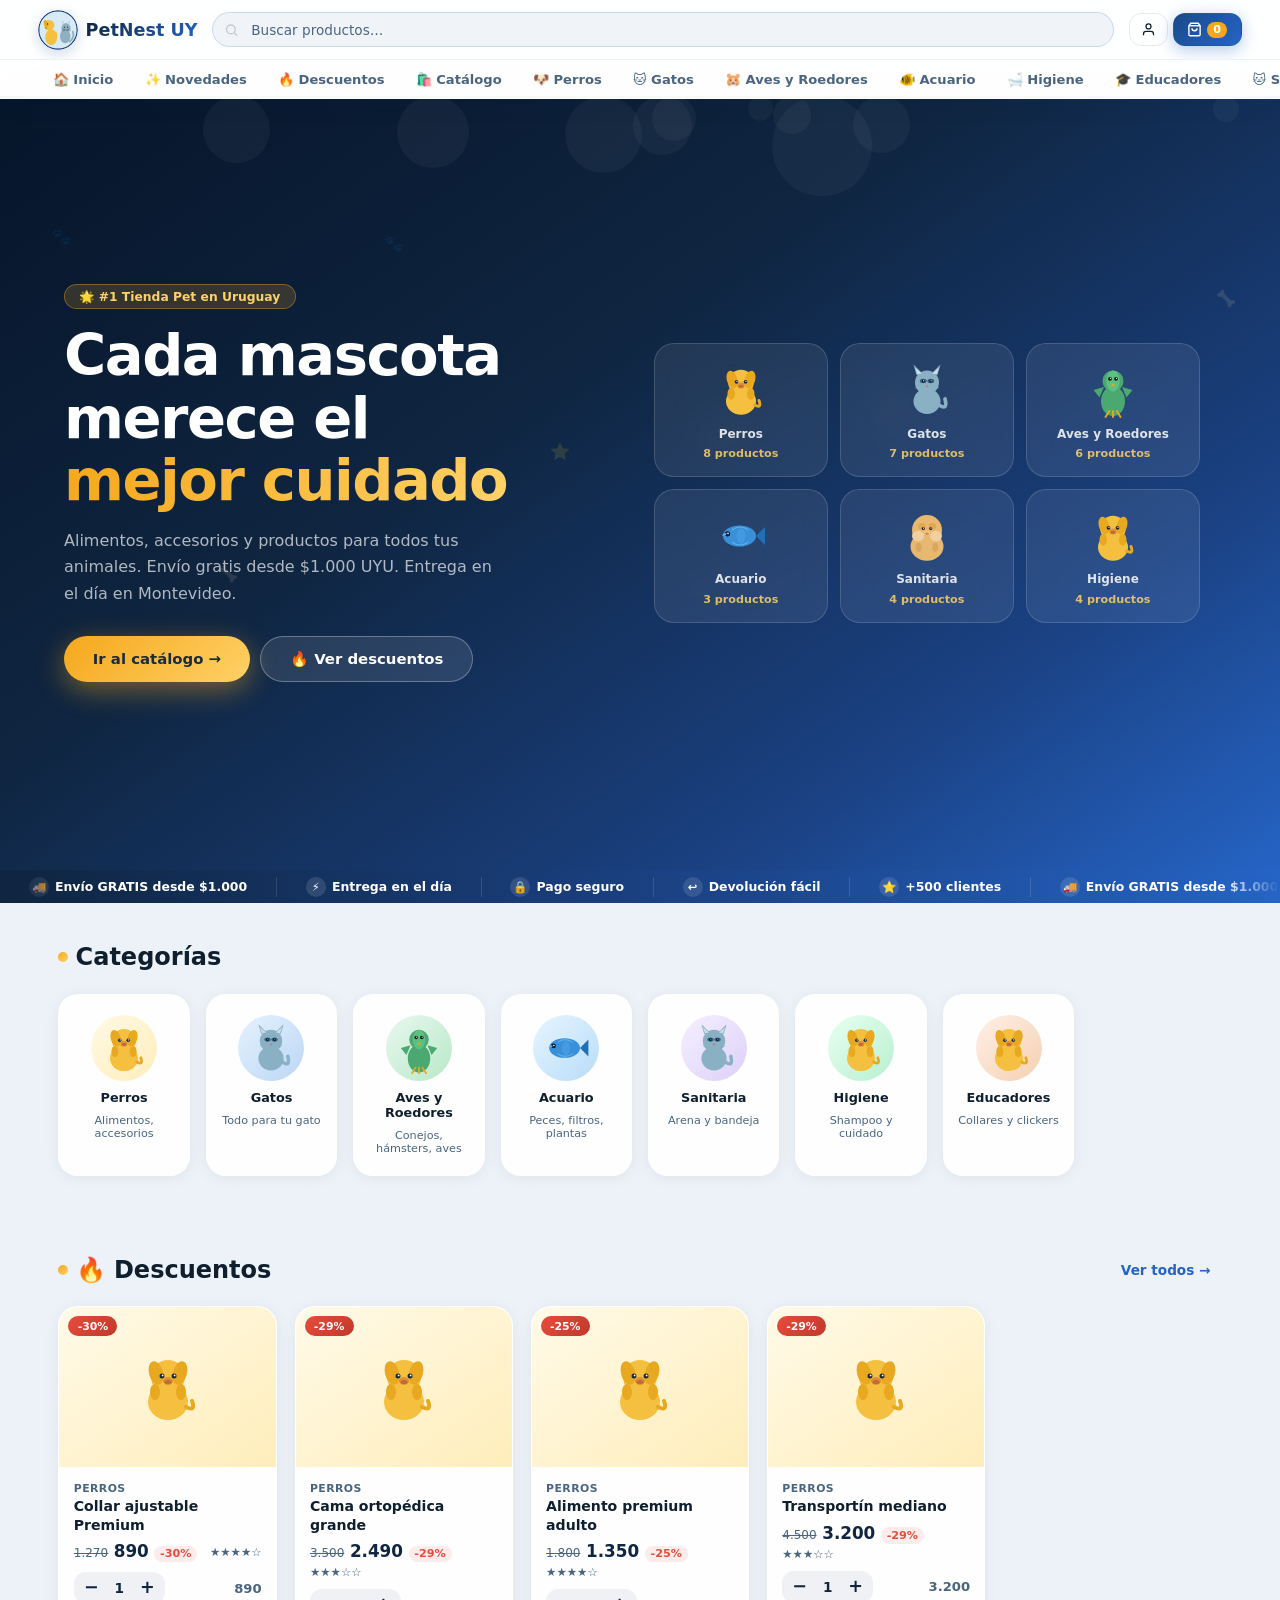
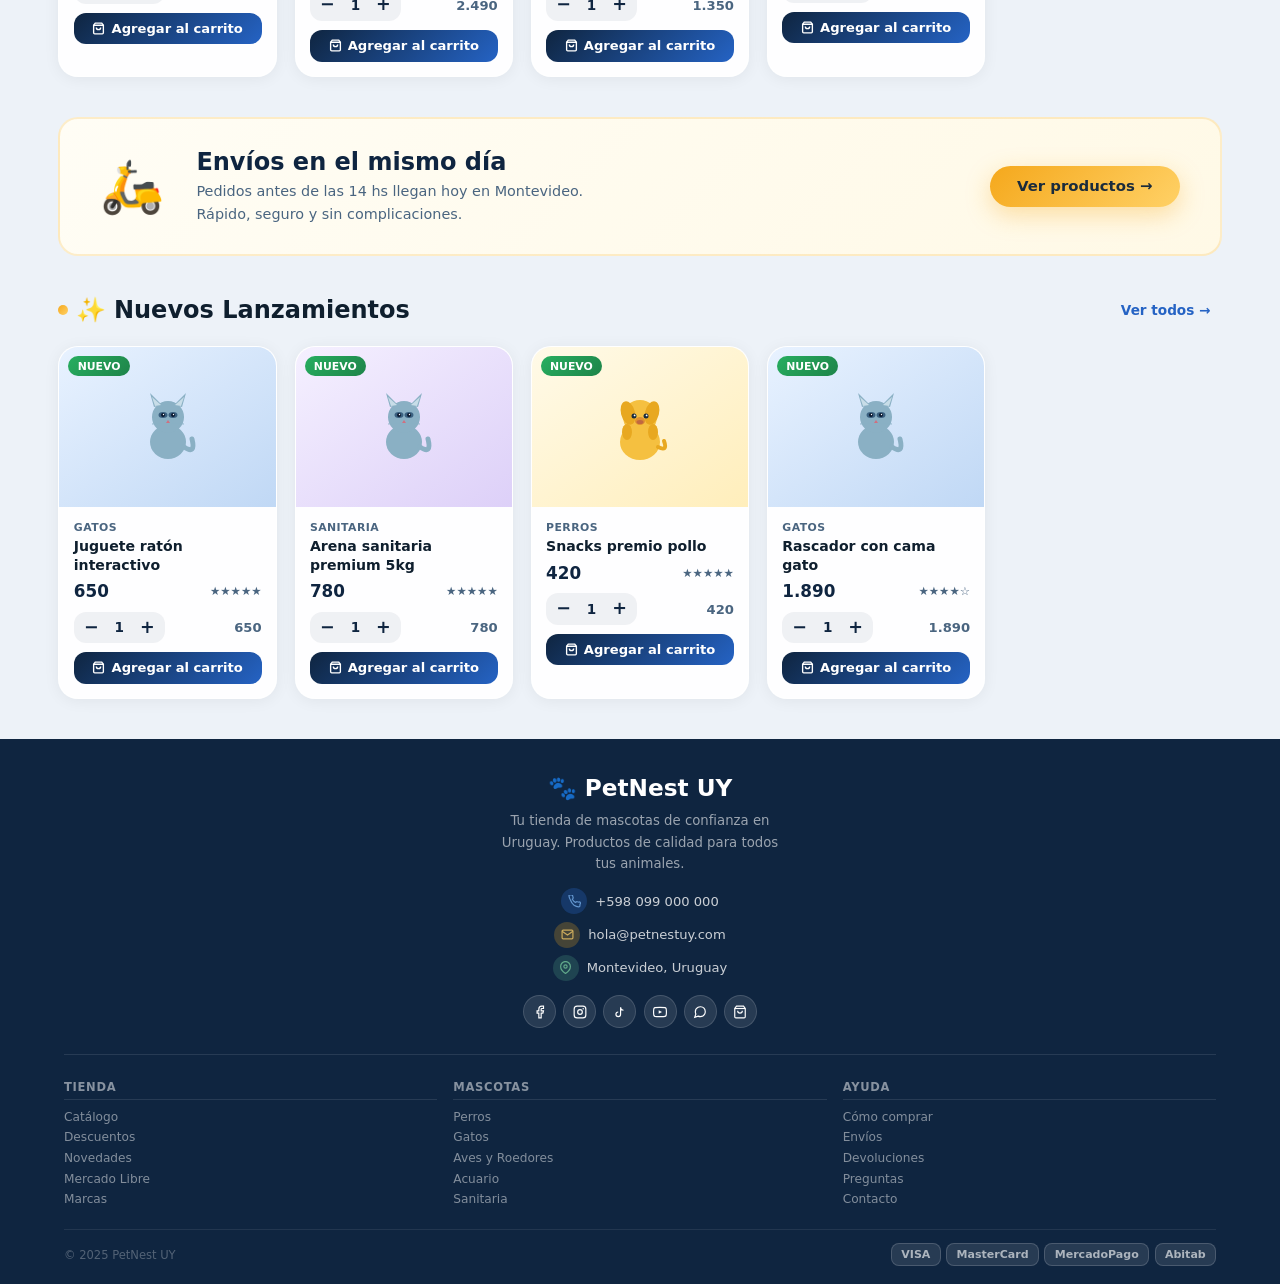
<file: web_mascota/frontend/index.html>
<!DOCTYPE html><html lang="es">
<head><meta charset="UTF-8"><meta name="viewport" content="width=device-width,initial-scale=1">
<title>PetNest UY — Productos para Mascotas en Uruguay</title>
<meta name="description" content="Tienda online de productos para mascotas en Uruguay. Alimentos, accesorios y más para perros, gatos y otros animales. Envío gratis desde $1.000 UYU. Entrega en el día en Montevideo.">
<link rel="canonical" href="https://petnestuy.com/">
<meta property="og:type" content="website">
<meta property="og:url" content="https://petnestuy.com/">
<meta property="og:title" content="PetNest UY — Productos para Mascotas en Uruguay">
<meta property="og:description" content="Tienda online de productos para mascotas en Uruguay. Alimentos, accesorios y más para perros, gatos y otros animales. Envío gratis desde $1.000 UYU.">
<meta property="og:image" content="https://petnestuy.com/assets/logo/logo.jpeg">
<meta name="twitter:card" content="summary_large_image">
<meta name="twitter:title" content="PetNest UY — Productos para Mascotas en Uruguay">
<meta name="twitter:description" content="Tienda online de productos para mascotas en Uruguay. Envío gratis desde $1.000 UYU. Entrega en el día en Montevideo.">
<link rel="stylesheet" href="css/base.css">
<link rel="stylesheet" href="css/header.css">
<link rel="stylesheet" href="css/home.css">
<link rel="stylesheet" href="css/components.css">
<link rel="stylesheet" href="css/catalog.css">
<link rel="stylesheet" href="css/footer.css">

<header>
  <div class="htop">
    <a class="logo" onclick="go('home')">
      <div class="logo-icon" id="hlogo"></div>
      <span class="logo-name">PetNest UY</span>
    </a>
    <div class="hsearch">
      <svg class="hsearch-ico" width="15" height="15" viewBox="0 0 24 24" fill="none" stroke="#888" stroke-width="2.2"><circle cx="11" cy="11" r="7"/><path d="m21 21-4.35-4.35"/></svg>
      <input type="search" placeholder="Buscar productos…" oninput="liveSearch(this.value)">
    </div>
    <div class="hacts">
      <button class="hbtn" onclick="showLogin()">
        <svg width="15" height="15" viewBox="0 0 24 24" fill="none" stroke="currentColor" stroke-width="2"><path d="M20 21v-2a4 4 0 0 0-4-4H8a4 4 0 0 0-4 4v2"/><circle cx="12" cy="7" r="4"/></svg>
      </button>
      <button class="hbtn hcart" onclick="window.location.href='/cart.html'">
        <svg width="15" height="15" viewBox="0 0 24 24" fill="none" stroke="currentColor" stroke-width="2.2"><path d="M6 2 3 6v14a2 2 0 0 0 2 2h14a2 2 0 0 0 2-2V6l-3-4z"/><line x1="3" y1="6" x2="21" y2="6"/><path d="M16 10a4 4 0 0 1-8 0"/></svg>
        <span class="cn" id="ccount">0</span>
      </button>
    </div>
  </div>
  <nav class="hnav">
    <button class="ncat on" onclick="go('home')">🏠 Inicio</button>
    <button class="ncat" onclick="go('cat','nuevo')">✨ Novedades</button>
    <button class="ncat" onclick="go('cat','descuentos')">🔥 Descuentos</button>
    <button class="ncat" onclick="go('cat','todos')">🛍️ Catálogo</button>
    <button class="ncat" onclick="go('cat','perros')">🐶 Perros</button>
    <button class="ncat" onclick="go('cat','gatos')">🐱 Gatos</button>
    <button class="ncat" onclick="go('cat','roedores')">🐹 Aves y Roedores</button>
    <button class="ncat" onclick="go('cat','acuario')">🐠 Acuario</button>
    <button class="ncat" onclick="go('cat','shampoo')">🛁 Higiene</button>
    <button class="ncat" onclick="go('cat','educadores')">🎓 Educadores</button>
    <button class="ncat" onclick="go('cat','sanitaria')">🐱 Sanitaria</button>
  </nav>
</header>

<!-- HOME -->
<main class="pg on" id="pg-home">
  <section class="hero">
    <div class="hbg" id="hbg"></div>
    <div class="hero-wrap">
      <div class="htxt">
        <div class="hbadge">🌟 #1 Tienda Pet en Uruguay</div>
        <h1 class="h1">Cada mascota<br>merece el<br><em>mejor cuidado</em></h1>
        <p class="hsub">Alimentos, accesorios y productos para todos tus animales. Envío gratis desde $1.000 UYU. Entrega en el día en Montevideo.</p>
        <div class="hbtns">
          <button class="btn-gold" onclick="go('cat','todos')">Ir al catálogo →</button>
          <button class="btn-out" onclick="go('cat','descuentos')">🔥 Ver descuentos</button>
        </div>
      </div>
      <div class="hanimals" id="hanimals"></div>
    </div>
  </section>

  <div class="strip">
    <div class="strip-track">
      <div class="si"><div class="si-i">🚚</div>Envío GRATIS desde $1.000</div>
      <div class="si"><div class="si-i">⚡</div>Entrega en el día</div>
      <div class="si"><div class="si-i">🔒</div>Pago seguro</div>
      <div class="si"><div class="si-i">↩️</div>Devolución fácil</div>
      <div class="si"><div class="si-i">⭐</div>+500 clientes</div>
      <div class="si"><div class="si-i">🚚</div>Envío GRATIS desde $1.000</div>
      <div class="si"><div class="si-i">⚡</div>Entrega en el día</div>
      <div class="si"><div class="si-i">🔒</div>Pago seguro</div>
      <div class="si"><div class="si-i">↩️</div>Devolución fácil</div>
      <div class="si"><div class="si-i">⭐</div>+500 clientes</div>
    </div>
  </div>

  <section class="sec">
    <div class="shdr"><h2 class="stitle"><div class="sdot"></div>Categorías</h2></div>
    <div class="catgrid" id="catgrid"></div>
  </section>

  <section class="sec">
    <div class="shdr">
      <h2 class="stitle"><div class="sdot"></div>🔥 Descuentos</h2>
      <button class="smore" onclick="go('cat','descuentos')">Ver todos →</button>
    </div>
    <div class="pgrid" id="discgrid"></div>
  </section>

  <div class="sec" style="padding-top:0;padding-bottom:0">
    <div class="dbanner">
      <div class="da">🛵</div>
      <div class="dt"><h2>Envíos en el mismo día</h2><p>Pedidos antes de las 14 hs llegan hoy en Montevideo.<br>Rápido, seguro y sin complicaciones.</p></div>
      <button class="dbtn" onclick="go('cat','todos')">Ver productos →</button>
    </div>
  </div>

  <section class="sec">
    <div class="shdr">
      <h2 class="stitle"><div class="sdot"></div>✨ Nuevos Lanzamientos</h2>
      <button class="smore" onclick="go('cat','nuevo')">Ver todos →</button>
    </div>
    <div class="pgrid" id="newgrid"></div>
  </section>
  <div id="footer-home"></div>
</main>

<!-- CATALOG -->
<div class="pg" id="pg-cat">
  <div class="chdr">
    <h2>Catálogo Completo</h2>
    <p>Encontrá todo lo que tu mascota necesita</p>
    <div class="csrch">
      <svg style="position:absolute;left:.9rem;top:50%;transform:translateY(-50%);opacity:.4" width="15" height="15" viewBox="0 0 24 24" fill="none" stroke="#555" stroke-width="2.2"><circle cx="11" cy="11" r="7"/><path d="m21 21-4.35-4.35"/></svg>
      <input type="search" placeholder="Buscar en el catálogo…" oninput="filtCat(null,this.value)" id="catsrch">
    </div>
  </div>
  <div class="fbar" id="fbar">
    <button class="fb on" onclick="filtCat('todos',null,this)">🐾 Todos</button>
    <button class="fb" onclick="filtCat('perros',null,this)">🐶 Perros</button>
    <button class="fb" onclick="filtCat('gatos',null,this)">🐱 Gatos</button>
    <button class="fb" onclick="filtCat('roedores',null,this)">🐹 Aves y Roedores</button>
    <button class="fb" onclick="filtCat('acuario',null,this)">🐠 Acuario</button>
    <button class="fb" onclick="filtCat('shampoo',null,this)">🛁 Higiene</button>
    <button class="fb" onclick="filtCat('educadores',null,this)">🎓 Educadores</button>
    <button class="fb" onclick="filtCat('sanitaria',null,this)">🐱 Sanitaria</button>
    <button class="fb" onclick="filtCat('descuentos',null,this)">🔥 Descuentos</button>
    <button class="fb" onclick="filtCat('nuevo',null,this)">✨ Novedades</button>
  </div>
  <div class="sec"><div class="pgrid" id="catpgrid"></div></div>
  <div id="footer-cat"></div>
</div>

<script>
/* ── SVG ANIMALS ── */
const S={
logo:`<svg viewBox="0 0 100 100" xmlns="http://www.w3.org/2000/svg"><circle cx="50" cy="50" r="48" fill="#d8eaf4" stroke="#1a4080" stroke-width="3"/><ellipse cx="33" cy="68" rx="15" ry="20" fill="#f5c040"/><circle cx="28" cy="38" r="13" fill="#f5c040"/><ellipse cx="20" cy="34" rx="5" ry="9" fill="#e8a820" transform="rotate(-20 20 34)"/><circle cx="24" cy="35" r="1.8" fill="#1a2b3c"/><ellipse cx="20" cy="45" rx="2" ry="1.2" fill="#1a2b3c"/><rect x="40" y="55" width="8" height="13" rx="4" fill="#f5c040"/><ellipse cx="68" cy="66" rx="13" ry="17" fill="#8fb0c0"/><circle cx="70" cy="44" r="11" fill="#8fb0c0"/><polygon points="63,37 60,27 67,34" fill="#8fb0c0"/><polygon points="77,37 80,27 73,34" fill="#8fb0c0"/><polygon points="63,36 61,28 67,33" fill="#c8dde8"/><polygon points="77,36 79,28 73,33" fill="#c8dde8"/><circle cx="74" cy="43" r="1.5" fill="#1a2b3c"/><circle cx="66" cy="43" r="1.5" fill="#1a2b3c"/><polygon points="70,47 68.5,49 71.5,49" fill="#d07080"/><line x1="71" y1="49" x2="82" y2="47" stroke="#1a2b3c" stroke-width=".8"/><line x1="71" y1="51" x2="82" y2="52" stroke="#1a2b3c" stroke-width=".8"/><line x1="69" y1="49" x2="58" y2="47" stroke="#1a2b3c" stroke-width=".8"/><line x1="69" y1="51" x2="58" y2="52" stroke="#1a2b3c" stroke-width=".8"/><path d="M79 79 Q93 68 87 54" stroke="#8fb0c0" stroke-width="4.5" fill="none" stroke-linecap="round"/></svg>`,
dog:`<svg viewBox="0 0 80 80" xmlns="http://www.w3.org/2000/svg"><ellipse cx="40" cy="55" rx="20" ry="18" fill="#f5c040"/><circle cx="40" cy="30" r="17" fill="#f5c040"/><ellipse cx="28" cy="26" rx="7" ry="12" fill="#e8a820" transform="rotate(-15 28 26)"/><ellipse cx="52" cy="26" rx="7" ry="12" fill="#e8a820" transform="rotate(15 52 26)"/><circle cx="34" cy="29" r="2.5" fill="#1a2b3c"/><circle cx="46" cy="29" r="2.5" fill="#1a2b3c"/><circle cx="34.6" cy="28.4" r=".9" fill="#fff"/><circle cx="46.6" cy="28.4" r=".9" fill="#fff"/><ellipse cx="40" cy="34" rx="5" ry="4" fill="#e09030"/><ellipse cx="40" cy="35" rx="3.5" ry="2" fill="#c06840"/><ellipse cx="27" cy="45" rx="5" ry="8" fill="#e8a820"/><ellipse cx="53" cy="45" rx="5" ry="8" fill="#e8a820"/><path d="M58 60 Q68 65 64 54" stroke="#e8a820" stroke-width="4" fill="none" stroke-linecap="round"/></svg>`,
cat:`<svg viewBox="0 0 80 80" xmlns="http://www.w3.org/2000/svg"><ellipse cx="40" cy="55" rx="18" ry="17" fill="#8ab0c4"/><circle cx="40" cy="30" r="16" fill="#8ab0c4"/><polygon points="26,20 22,6 34,18" fill="#8ab0c4"/><polygon points="54,20 58,6 46,18" fill="#8ab0c4"/><polygon points="27,19 24,10 33,18" fill="#c8dde8"/><polygon points="53,19 56,10 47,18" fill="#c8dde8"/><ellipse cx="35" cy="28" rx="4.5" ry="3" fill="#3a6080"/><ellipse cx="45" cy="28" rx="4.5" ry="3" fill="#3a6080"/><circle cx="35" cy="28" r="2" fill="#0a1830"/><circle cx="45" cy="28" r="2" fill="#0a1830"/><circle cx="35.5" cy="27.5" r=".7" fill="#fff"/><circle cx="45.5" cy="27.5" r=".7" fill="#fff"/><polygon points="40,33 38,36 42,36" fill="#d07080"/><line x1="42" y1="34" x2="56" y2="30" stroke="#8ab0c4" stroke-width=".9"/><line x1="42" y1="36" x2="56" y2="37" stroke="#8ab0c4" stroke-width=".9"/><line x1="38" y1="34" x2="24" y2="30" stroke="#8ab0c4" stroke-width=".9"/><line x1="38" y1="36" x2="24" y2="37" stroke="#8ab0c4" stroke-width=".9"/><path d="M56 60 Q68 68 64 52" stroke="#8ab0c4" stroke-width="5" fill="none" stroke-linecap="round"/></svg>`,
bird:`<svg viewBox="0 0 80 80" xmlns="http://www.w3.org/2000/svg"><ellipse cx="40" cy="55" rx="16" ry="20" fill="#4aa870"/><circle cx="40" cy="28" r="14" fill="#4aa870"/><ellipse cx="40" cy="28" rx="9" ry="14" fill="#5bc080"/><circle cx="36" cy="25" r="2.5" fill="#0a1810"/><circle cx="44" cy="25" r="2.5" fill="#0a1810"/><circle cx="36.6" cy="24.5" r=".8" fill="#fff"/><circle cx="44.6" cy="24.5" r=".8" fill="#fff"/><polygon points="40,31 37,35 43,35" fill="#e8a820"/><polygon points="14,40 28,36 22,50" fill="#4aa870"/><polygon points="66,40 52,36 58,50" fill="#4aa870"/><line x1="35" y1="68" x2="30" y2="76" stroke="#e8a820" stroke-width="2.5" stroke-linecap="round"/><line x1="45" y1="68" x2="50" y2="76" stroke="#e8a820" stroke-width="2.5" stroke-linecap="round"/><line x1="40" y1="68" x2="40" y2="76" stroke="#e8a820" stroke-width="2.5" stroke-linecap="round"/></svg>`,
fish:`<svg viewBox="0 0 80 80" xmlns="http://www.w3.org/2000/svg"><ellipse cx="38" cy="40" rx="22" ry="14" fill="#3a90d8"/><polygon points="60,40 72,28 72,52" fill="#2070b8"/><circle cx="22" cy="37" r="3.5" fill="#0a1830"/><circle cx="22.7" cy="36.5" r="1.1" fill="#fff"/><ellipse cx="18" cy="38" rx="3" ry="1.5" fill="#5ab0f0" transform="rotate(-25 18 38)"/><path d="M28 32 Q38 24 50 32" stroke="#5ab0f0" stroke-width="1.5" fill="none"/><path d="M28 48 Q38 56 50 48" stroke="#5ab0f0" stroke-width="1.5" fill="none"/><ellipse cx="40" cy="40" rx="6" ry="10" fill="#5ab0f0" opacity=".35"/></svg>`,
hamster:`<svg viewBox="0 0 80 80" xmlns="http://www.w3.org/2000/svg"><ellipse cx="40" cy="54" rx="22" ry="19" fill="#e8b870"/><circle cx="40" cy="32" r="20" fill="#e8b870"/><ellipse cx="28" cy="40" rx="8" ry="7" fill="#f0d0a0"/><ellipse cx="52" cy="40" rx="8" ry="7" fill="#f0d0a0"/><ellipse cx="33" cy="27" rx="5" ry="4.5" fill="#e0a850"/><ellipse cx="47" cy="27" rx="5" ry="4.5" fill="#e0a850"/><circle cx="35" cy="30" r="2" fill="#2a1810"/><circle cx="45" cy="30" r="2" fill="#2a1810"/><circle cx="35.4" cy="29.5" r=".7" fill="#fff"/><circle cx="45.4" cy="29.5" r=".7" fill="#fff"/><ellipse cx="40" cy="36" rx="4" ry="3" fill="#f0c890"/><ellipse cx="40" cy="37" rx="2.5" ry="1.8" fill="#d09050"/><ellipse cx="29" cy="55" rx="4" ry="6" fill="#d8a860"/><ellipse cx="51" cy="55" rx="4" ry="6" fill="#d8a860"/><circle cx="40" cy="65" r="4" fill="#e8b870"/></svg>`,
};

const CATS=[
  {id:'perros',name:'Perros',sub:'Alimentos, accesorios',svg:S.dog,bg:'linear-gradient(135deg,#fff9e6,#ffeebb)'},
  {id:'gatos',name:'Gatos',sub:'Todo para tu gato',svg:S.cat,bg:'linear-gradient(135deg,#e6f2ff,#bbd6f5)'},
  {id:'roedores',name:'Aves y Roedores',sub:'Conejos, hámsters, aves',svg:S.bird,bg:'linear-gradient(135deg,#e8f8ef,#b8e8c8)'},
  {id:'acuario',name:'Acuario',sub:'Peces, filtros, plantas',svg:S.fish,bg:'linear-gradient(135deg,#e6f5ff,#b8dcf8)'},
  {id:'sanitaria',name:'Sanitaria',sub:'Arena y bandeja',svg:S.cat,bg:'linear-gradient(135deg,#f5f0ff,#ddd0f8)'},
  {id:'shampoo',name:'Higiene',sub:'Shampoo y cuidado',svg:S.dog,bg:'linear-gradient(135deg,#e8fff0,#b8f0d0)'},
  {id:'educadores',name:'Educadores',sub:'Collares y clickers',svg:S.dog,bg:'linear-gradient(135deg,#fff0e8,#f5d0b0)'},
];
const BG={perros:'linear-gradient(145deg,#fffae8,#ffeebb)',gatos:'linear-gradient(145deg,#e8f2ff,#c0d8f5)',roedores:'linear-gradient(145deg,#e8f8ef,#b8e8c8)',acuario:'linear-gradient(145deg,#e6f5ff,#b8dcf8)',sanitaria:'linear-gradient(145deg,#f5f0ff,#ddd0f8)',shampoo:'linear-gradient(145deg,#e8fff0,#b8f0d0)',educadores:'linear-gradient(145deg,#fff0e8,#f5d0b0)'};
const SV={perros:S.dog,gatos:S.cat,roedores:S.bird,acuario:S.fish,sanitaria:S.cat,shampoo:S.dog,educadores:S.dog};

const PRODS=[
  {id:1,nm:'Collar ajustable Premium',cat:'perros',tg:['perros','descuentos'],pr:890,old:1270,b:'d'},
  {id:2,nm:'Juguete ratón interactivo',cat:'gatos',tg:['gatos','nuevo'],pr:650,b:'n'},
  {id:3,nm:'Cama ortopédica grande',cat:'perros',tg:['perros','descuentos'],pr:2490,old:3500,b:'d'},
  {id:4,nm:'Alimento premium adulto',cat:'perros',tg:['perros','descuentos'],pr:1350,old:1800,b:'d'},
  {id:5,nm:'Arena sanitaria premium 5kg',cat:'sanitaria',tg:['gatos','sanitaria','nuevo'],pr:780,b:'n'},
  {id:6,nm:'Correa retráctil 5m',cat:'perros',tg:['perros'],pr:1100,b:'b'},
  {id:7,nm:'Shampoo hipoalergénico',cat:'shampoo',tg:['perros','gatos','shampoo'],pr:540,b:'b'},
  {id:8,nm:'Snacks premio pollo',cat:'perros',tg:['perros','nuevo'],pr:420,b:'n'},
  {id:9,nm:'Transportín mediano',cat:'perros',tg:['perros','gatos','descuentos'],pr:3200,old:4500,b:'d'},
  {id:10,nm:'Rascador con cama gato',cat:'gatos',tg:['gatos','nuevo'],pr:1890,b:'n'},
  {id:11,nm:'Clicker educador pro',cat:'educadores',tg:['perros','educadores','descuentos'],pr:380,old:550,b:'d'},
  {id:12,nm:'Comedero doble acero',cat:'perros',tg:['perros','gatos'],pr:680,b:'b'},
  {id:13,nm:'Shampoo de avena gatos',cat:'shampoo',tg:['gatos','shampoo','nuevo'],pr:590,b:'n'},
  {id:14,nm:'Jaula premium hámster',cat:'roedores',tg:['roedores','nuevo'],pr:1800,b:'n'},
  {id:15,nm:'Collar educador seguro',cat:'educadores',tg:['perros','educadores'],pr:950,b:'b'},
  {id:16,nm:'Arena sin olor 6kg',cat:'sanitaria',tg:['gatos','sanitaria','descuentos'],pr:1100,old:1450,b:'d'},
  {id:17,nm:'Shampoo anti-pulgas',cat:'shampoo',tg:['perros','shampoo','descuentos'],pr:490,old:680,b:'d'},
  {id:18,nm:'Kit acuario iniciación',cat:'acuario',tg:['acuario','nuevo'],pr:3500,b:'n'},
  {id:19,nm:'Rueda ejercicio silenciosa',cat:'roedores',tg:['roedores','descuentos'],pr:650,old:900,b:'d'},
  {id:20,nm:'Alimento balanceado conejo',cat:'roedores',tg:['roedores','nuevo'],pr:520,b:'n'},
  {id:21,nm:'Jaula grande conejos',cat:'roedores',tg:['roedores'],pr:4200,b:'b'},
  {id:22,nm:'Alimento mixto aves',cat:'roedores',tg:['roedores','descuentos'],pr:380,old:520,b:'d'},
  {id:23,nm:'Filtro acuario externo',cat:'acuario',tg:['acuario'],pr:1900,b:'b'},
  {id:24,nm:'Pipeta antiparasitaria gato',cat:'gatos',tg:['gatos','descuentos'],pr:820,old:1100,b:'d'},
];

function stars(n){let s='';for(let i=0;i<5;i++)s+=i<n?'★':'☆';return s;}
function card(p){
  const bg=BG[p.cat]||'linear-gradient(145deg,#eef2f8,#dce6f0)';
  const sv=SV[p.cat]||S.dog;
  const bl=p.b==='d'?`-${Math.round((1-p.pr/p.old)*100)}%`:p.b==='n'?'NUEVO':'HOY';
  const bc=p.b==='d'?'bd':p.b==='n'?'bn':'bb';
  const r=3+p.id%3;
  return `<article class="pc" data-price="${p.pr}">
    <div class="pci"><div class="pci-bg" style="background:${bg}"></div>${sv}<span class="badge ${bc}">${bl}</span></div>
    <div class="pcb">
      <div class="pcat">${p.cat.toUpperCase()}</div>
      <div class="pnm">${p.nm}</div>
      <div class="prow">
        <div class="prices">
          ${p.old?`<span class="pold">${p.old.toLocaleString('es-UY')}</span>`:''}
          <span class="pnew">${p.pr.toLocaleString('es-UY')}</span>
          ${p.old?`<span class="pdisc">-${Math.round((1-p.pr/p.old)*100)}%</span>`:''}
        </div>
        <span class="prat">${stars(r)}</span>
      </div>
      <div class="card-qty">
        <div class="qty-ctrl">
          <button onclick="qtyDown(this)" type="button">−</button>
          <span class="qty-val">1</span>
          <button onclick="qtyUp(this)" type="button">+</button>
        </div>
        <span class="qty-total">${p.pr.toLocaleString('es-UY')}</span>
      </div>
      <button class="padd" onclick="addCart(event,{id:${p.id},nm:'${p.nm.replace(/'/g,"\\'")}',cat:'${p.cat}',pr:${p.pr},old:${p.old||null}}, this)" type="button">
        <svg width="13" height="13" viewBox="0 0 24 24" fill="none" stroke="currentColor" stroke-width="2.5"><path d="M6 2 3 6v14a2 2 0 0 0 2 2h14a2 2 0 0 0 2-2V6l-3-4z"/><line x1="3" y1="6" x2="21" y2="6"/><path d="M16 10a4 4 0 0 1-8 0"/></svg>
        Agregar al carrito
      </button>
    </div>
  </article>`;
}

/* FOOTER HTML */
function mkFooter(){
return `<footer>
  <div class="ft-brand">
    <div class="ft-logo">🐾 PetNest UY</div>
    <p class="ft-desc">Tu tienda de mascotas de confianza en Uruguay. Productos de calidad para todos tus animales.</p>
    <div class="ft-contact">
      <div class="ft-ci"><div class="ft-ico" style="background:rgba(37,99,196,.4)"><svg viewBox="0 0 24 24" stroke="#7ab4f5" fill="none" stroke-width="2.2"><path d="M22 16.92v3a2 2 0 0 1-2.18 2 19.79 19.79 0 0 1-8.63-3.07A19.5 19.5 0 0 1 4.72 9.79 19.79 19.79 0 0 1 1.7 1.22 2 2 0 0 1 3.68 0h3a2 2 0 0 1 2 1.72c.127.96.361 1.903.7 2.81a2 2 0 0 1-.45 2.11L7.91 7.91a16 16 0 0 0 6.08 6.08l1.01-1.02a2 2 0 0 1 2.11-.45c.907.339 1.85.573 2.81.7A2 2 0 0 1 22 16.92z"/></svg></div><span>+598 099 000 000</span></div>
      <div class="ft-ci"><div class="ft-ico" style="background:rgba(245,168,28,.3)"><svg viewBox="0 0 24 24" stroke="#ffd166" fill="none" stroke-width="2.2"><path d="M4 4h16c1.1 0 2 .9 2 2v12c0 1.1-.9 2-2 2H4c-1.1 0-2-.9-2-2V6c0-1.1.9-2 2-2z"/><polyline points="22,6 12,13 2,6"/></svg></div><span>hola@petnestuy.com</span></div>
      <div class="ft-ci"><div class="ft-ico" style="background:rgba(100,200,150,.25)"><svg viewBox="0 0 24 24" stroke="#7acfa0" fill="none" stroke-width="2.2"><path d="M21 10c0 7-9 13-9 13s-9-6-9-13a9 9 0 0 1 18 0z"/><circle cx="12" cy="10" r="3"/></svg></div><span>Montevideo, Uruguay</span></div>
    </div>
    <div class="ft-social">
      <div class="ft-sb"><svg viewBox="0 0 24 24"><path d="M18 2h-3a5 5 0 0 0-5 5v3H7v4h3v8h4v-8h3l1-4h-4V7a1 1 0 0 1 1-1h3z"/></svg></div>
      <div class="ft-sb"><svg viewBox="0 0 24 24"><rect x="2" y="2" width="20" height="20" rx="5"/><circle cx="12" cy="12" r="4"/><circle cx="17.5" cy="6.5" r="1.2" fill="#fff" stroke="none"/></svg></div>
      <div class="ft-sb"><svg viewBox="0 0 24 24"><path d="M9 12a4 4 0 1 0 4 4V4a5 5 0 0 0 5 5"/></svg></div>
      <div class="ft-sb"><svg viewBox="0 0 24 24"><path d="M22.54 6.42a2.78 2.78 0 0 0-1.95-1.96C18.88 4 12 4 12 4s-6.88 0-8.59.46A2.78 2.78 0 0 0 1.46 6.42 29 29 0 0 0 1 12a29 29 0 0 0 .46 5.58A2.78 2.78 0 0 0 3.41 19.6C5.12 20 12 20 12 20s6.88 0 8.59-.46a2.78 2.78 0 0 0 1.96-1.96A29 29 0 0 0 23 12a29 29 0 0 0-.46-5.58z"/><polygon points="9.75,15.02 15.5,12 9.75,8.98" fill="#fff" stroke="none"/></svg></div>
      <div class="ft-sb"><svg viewBox="0 0 24 24"><path d="M21 11.5a8.38 8.38 0 0 1-.9 3.8 8.5 8.5 0 0 1-7.6 4.7 8.38 8.38 0 0 1-3.8-.9L3 21l1.9-5.7a8.38 8.38 0 0 1-.9-3.8 8.5 8.5 0 0 1 4.7-7.6 8.38 8.38 0 0 1 3.8-.9h.5a8.48 8.48 0 0 1 8 8v.5z"/></svg></div>
      <div class="ft-sb"><svg viewBox="0 0 24 24"><path d="M6 2 3 6v14a2 2 0 0 0 2 2h14a2 2 0 0 0 2-2V6l-3-4z"/><line x1="3" y1="6" x2="21" y2="6"/><path d="M16 10a4 4 0 0 1-8 0"/></svg></div>
    </div>
  </div>
  <div class="ft-cols">
    <div class="ft-col"><h4>Tienda</h4><ul>
      <li onclick="go('cat','todos')">Catálogo</li>
      <li onclick="go('cat','descuentos')">Descuentos</li>
      <li onclick="go('cat','nuevo')">Novedades</li>
      <li>Mercado Libre</li><li>Marcas</li>
    </ul></div>
    <div class="ft-col"><h4>Mascotas</h4><ul>
      <li onclick="go('cat','perros')">Perros</li>
      <li onclick="go('cat','gatos')">Gatos</li>
      <li onclick="go('cat','roedores')">Aves y Roedores</li>
      <li onclick="go('cat','acuario')">Acuario</li>
      <li onclick="go('cat','sanitaria')">Sanitaria</li>
    </ul></div>
    <div class="ft-col"><h4>Ayuda</h4><ul>
      <li>Cómo comprar</li><li>Envíos</li>
      <li>Devoluciones</li><li>Preguntas</li><li>Contacto</li>
    </ul></div>
  </div>
  <div class="ft-bot">
    <span class="ft-copy">© 2025 PetNest UY</span>
    <div class="ft-pays">
      <span class="ft-pay">VISA</span><span class="ft-pay">MasterCard</span>
      <span class="ft-pay">MercadoPago</span><span class="ft-pay">Abitab</span>
    </div>
  </div>
</footer>`;
}

/* RENDER */
document.getElementById('hlogo').innerHTML=S.logo;
document.getElementById('catgrid').innerHTML=CATS.map(c=>`<div class="cc" onclick="go('cat','${c.id}')"><div class="cc-ico" style="background:${c.bg}">${c.svg}</div><div class="cc-name">${c.name}</div><div class="cc-sub">${c.sub}</div></div>`).join('');
document.getElementById('discgrid').innerHTML=PRODS.filter(p=>p.tg.includes('descuentos')).slice(0,4).map(card).join('');
document.getElementById('newgrid').innerHTML=PRODS.filter(p=>p.tg.includes('nuevo')).slice(0,4).map(card).join('');
document.getElementById('catpgrid').innerHTML=PRODS.map(card).join('');
document.getElementById('footer-home').innerHTML=mkFooter();
document.getElementById('footer-cat').innerHTML=mkFooter();

/* HERO */
const haData=[
  {svg:S.dog,lbl:'Perros',cat:'perros',cnt:'8 productos'},
  {svg:S.cat,lbl:'Gatos',cat:'gatos',cnt:'7 productos'},
  {svg:S.bird,lbl:'Aves y Roedores',cat:'roedores',cnt:'6 productos'},
  {svg:S.fish,lbl:'Acuario',cat:'acuario',cnt:'3 productos'},
  {svg:S.hamster,lbl:'Sanitaria',cat:'sanitaria',cnt:'4 productos'},
  {svg:S.dog,lbl:'Higiene',cat:'shampoo',cnt:'4 productos'},
];
document.getElementById('hanimals').innerHTML=haData.map((a,i)=>`<div class="hac" onclick="go('cat','${a.cat}')" style="animation-delay:${.1+i*.12}s">${a.svg}<div class="hac-lbl">${a.lbl}</div><div class="hac-cnt">${a.cnt}</div></div>`).join('');

/* HERO BG */
const hbg=document.getElementById('hbg');
for(let i=0;i<10;i++){const b=document.createElement('div');b.className='hbub';const s=20+Math.random()*80;b.style.cssText=`width:${s}px;height:${s}px;left:${Math.random()*100}%;animation-duration:${10+Math.random()*16}s;animation-delay:${Math.random()*14}s`;hbg.appendChild(b);}
['🐾','🦴','🐾','⭐','🌟','💛','🐾','🦴'].forEach((e,i)=>{const p=document.createElement('div');p.className='hpw';p.textContent=e;p.style.cssText=`left:${4+i*13}%;top:${10+Math.random()*70}%;animation-duration:${3.5+Math.random()*3}s;animation-delay:${i*.55}s`;hbg.appendChild(p);});

/* ── CART LOGIC ── */
const CART_KEY = 'petnest_cart';

function getCart(){ return JSON.parse(localStorage.getItem(CART_KEY)||'[]'); }
function saveCart(c){ localStorage.setItem(CART_KEY, JSON.stringify(c)); }

function qtyDown(btn){
  const span = btn.closest('.qty-ctrl').querySelector('.qty-val');
  const card = btn.closest('.pc');
  let v = parseInt(span.textContent);
  if(v > 1){ v--; span.textContent = v; }
  card.querySelector('.qty-total').textContent = (parseInt(card.dataset.price) * v).toLocaleString('es-UY');
}
function qtyUp(btn){
  const span = btn.closest('.qty-ctrl').querySelector('.qty-val');
  const card = btn.closest('.pc');
  let v = parseInt(span.textContent) + 1;
  span.textContent = v;
  card.querySelector('.qty-total').textContent = (parseInt(card.dataset.price) * v).toLocaleString('es-UY');
}

/* ── Animaciones agregar al carrito ── */
function _addRipple(btn, e){
  const rect = btn.getBoundingClientRect();
  const size = Math.max(rect.width, rect.height) * 2;
  const rpl  = document.createElement('span');
  rpl.className = 'padd-ripple';
  rpl.style.cssText = `width:${size}px;height:${size}px;left:${e.clientX-rect.left-size/2}px;top:${e.clientY-rect.top-size/2}px`;
  btn.appendChild(rpl);
  rpl.addEventListener('animationend', () => rpl.remove(), {once:true});
}

function _showAddLabel(btn){
  const rect  = btn.getBoundingClientRect();
  const label = document.createElement('div');
  label.className = 'add-label';
  label.innerHTML = `<svg width="13" height="13" viewBox="0 0 24 24" fill="none" stroke="currentColor" stroke-width="3" stroke-linecap="round" stroke-linejoin="round"><polyline points="20 6 9 17 4 12"/></svg> ¡Agregado al carrito!`;
  label.style.left = `${rect.left + rect.width/2}px`;
  label.style.top  = `${rect.top}px`;
  label.style.transform = 'translateX(-50%)';
  document.body.appendChild(label);
  label.addEventListener('animationend', () => label.remove(), {once:true});
}

function _flyToCart(btn){
  const cartBtn = document.querySelector('.htop .hcart');
  if(!cartBtn) return;
  const o = btn.getBoundingClientRect();
  const c = cartBtn.getBoundingClientRect();
  const p = document.createElement('div');
  p.className = 'cart-fly-particle';
  p.textContent = '🛍️';
  p.style.left = `${o.left + o.width/2}px`;
  p.style.top  = `${o.top  + o.height/2}px`;
  p.style.setProperty('--dx', `${(c.left+c.width/2)-(o.left+o.width/2)}px`);
  p.style.setProperty('--dy', `${(c.top+c.height/2)-(o.top+o.height/2)}px`);
  document.body.appendChild(p);
  p.addEventListener('animationend', () => {
    p.remove();
    cartBtn.classList.add('cart-bounce');
    cartBtn.addEventListener('animationend', () => cartBtn.classList.remove('cart-bounce'), {once:true});
  }, {once:true});
}

function addCart(e, product, btn){
  e.stopPropagation();
  if(btn && btn.classList.contains('added')) return;
  const card    = btn ? btn.closest('.pc') : null;
  const qtySpan = card ? card.querySelector('.qty-val') : null;
  const qty     = qtySpan ? parseInt(qtySpan.textContent) : 1;
  const cart    = getCart();
  const ex      = cart.find(i => i.id === product.id);
  if(ex) ex.qty += qty;
  else   cart.push({...product, qty});
  saveCart(cart);
  updateCartBadge();
  showToast(`${product.nm} agregado al carrito`);
  if(btn){
    _addRipple(btn, e);
    _showAddLabel(btn);
    _flyToCart(btn);
    const orig = btn.innerHTML;
    btn.classList.add('added');
    btn.innerHTML = `<svg width="14" height="14" viewBox="0 0 24 24" fill="none" stroke="currentColor" stroke-width="3" stroke-linecap="round" stroke-linejoin="round"><polyline points="20 6 9 17 4 12"/></svg> ¡Agregado!`;
    setTimeout(() => { btn.classList.remove('added'); btn.innerHTML = orig; }, 1800);
  }
  if(qtySpan){
    qtySpan.textContent = '1';
    card.querySelector('.qty-total').textContent = product.pr.toLocaleString('es-UY');
  }
}

function removeItem(id){
  saveCart(getCart().filter(i => i.id !== id));
  renderCart();
  updateCartBadge();
}

function changeQty(id, delta){
  const cart = getCart();
  const item = cart.find(i => i.id === id);
  if(!item) return;
  item.qty += delta;
  if(item.qty <= 0) saveCart(cart.filter(i => i.id !== id));
  else saveCart(cart);
  renderCart();
  updateCartBadge();
}

function clearCart(){
  if(!confirm('¿Vaciar el carrito?')) return;
  saveCart([]);
  renderCart();
  updateCartBadge();
}

function checkout(){
  alert('🎉 Próximamente: integración con pasarela de pago.');
}

function updateCartBadge(){
  const total = getCart().reduce((s,i) => s + i.qty, 0);
  const el = document.getElementById('ccount');
  if(el){
    el.textContent = total;
    el.classList.add('cart-count');
    el.classList.remove('bump');
    void el.offsetWidth;
    el.classList.add('bump');
    el.addEventListener('animationend', () => el.classList.remove('bump'), {once:true});
  }
  const ch = document.getElementById('cartHeadCount');
  if(ch) ch.textContent = total;
}

function openCart(){ 
  renderCart();
  document.getElementById('cartDrawer').classList.add('on');
  document.getElementById('cartOverlay').classList.add('on');
  document.body.style.overflow = 'hidden';
}

function closeCart(){
  document.getElementById('cartDrawer').classList.remove('on');
  document.getElementById('cartOverlay').classList.remove('on');
  document.body.style.overflow = '';
}

function renderCart(){
  const cart = getCart();
  const body = document.getElementById('cartBody');
  const foot = document.getElementById('cartFoot');

  if(!cart.length){
    body.innerHTML = `<div class="cart-empty">
      <span class="cart-empty-ico">🛒</span>
      <p style="font-weight:700;color:#0f2540">Tu carrito está vacío</p>
      <p style="font-size:.82rem">Agregá productos para empezar</p>
    </div>`;
    foot.style.display = 'none';
    return;
  }

  body.innerHTML = cart.map(i => {
    const bg = BG[i.cat]||'linear-gradient(145deg,#eef2f8,#dce6f0)';
    const sv = SV[i.cat]||S.dog;
    return `<div class="cart-item">
      <div class="ci-img" style="background:${bg}">${sv}</div>
      <div class="ci-info">
        <div class="ci-cat">${i.cat}</div>
        <div class="ci-name">${i.nm}</div>
        <div class="ci-price">${(i.pr * i.qty).toLocaleString('es-UY')}</div>
      </div>
      <div class="ci-right">
        <div class="ci-qty">
          <button onclick="changeQty(${i.id},-1)">−</button>
          <span>${i.qty}</span>
          <button onclick="changeQty(${i.id},1)">+</button>
        </div>
        <button class="ci-del" onclick="removeItem(${i.id})">
          <svg viewBox="0 0 24 24"><polyline points="3 6 5 6 21 6"/><path d="M19 6l-1 14a2 2 0 0 1-2 2H8a2 2 0 0 1-2-2L5 6"/><path d="M10 11v6M14 11v6"/></svg>
        </button>
      </div>
    </div>`;
  }).join('');

  const subtotal = cart.reduce((s,i) => s + i.pr * i.qty, 0);
  document.getElementById('cartSub').textContent = `${subtotal.toLocaleString('es-UY')}`;
  document.getElementById('cartTot').textContent = `${subtotal.toLocaleString('es-UY')}`;

  const freeMsg = document.getElementById('cartFreeMsg');
  const freeText = document.getElementById('cartFreeText');
  if(subtotal >= 1000){
    freeMsg.style.display = 'flex';
    freeText.textContent = '¡Envío GRATIS aplicado!';
  } else {
    freeMsg.style.display = 'flex';
    freeText.textContent = `Faltan ${(1000 - subtotal).toLocaleString('es-UY')} para envío gratis`;
    freeMsg.style.background = 'rgba(245,168,28,.1)';
    freeMsg.querySelector('svg').style.stroke = '#f5a81c';
    freeMsg.style.color = '#b07800';
  }
  foot.style.display = 'block';
}

function showToast(msg){
  const t = document.getElementById('toast');
  const m = document.getElementById('toast-msg');
  clearTimeout(t._timer);

  // Quitar clase, forzar reflow para reiniciar la animación del check
  t.classList.remove('show');
  void t.offsetWidth;

  m.textContent = msg;
  t.classList.add('show');

  t._timer = setTimeout(() => t.classList.remove('show'), 2800);
}

/* CART */
updateCartBadge();

/* NAV */
function go(page,filter){
  document.querySelectorAll('.pg').forEach(p=>p.classList.remove('on'));
  document.querySelectorAll('.ncat').forEach(b=>b.classList.remove('on'));
  document.getElementById('pg-'+page).classList.add('on');

  // Resaltar el botón correcto en la barra de navegación
  if(page==='home'){
    document.querySelectorAll('.ncat')[0].classList.add('on');
  } else {
    const match = [...document.querySelectorAll('.ncat')].find(b=>
      b.getAttribute('onclick')?.includes("'"+( filter||'todos')+"'")
    );
    if(match) match.classList.add('on');
  }

  window.scrollTo({top:0,behavior:'smooth'});
  if(page==='cat'&&filter){
    const btn=[...document.querySelectorAll('.fb')].find(b=>b.getAttribute('onclick')?.includes("'"+filter+"'"));
    filtCat(filter,null,btn);
  }
}
function filtCat(tag,q,btn){
  document.querySelectorAll('.fb').forEach(b=>b.classList.remove('on'));
  if(btn)btn.classList.add('on');
  let res=PRODS;
  if(q&&q.length>0)res=PRODS.filter(p=>p.nm.toLowerCase().includes(q.toLowerCase())||p.cat.toLowerCase().includes(q.toLowerCase()));
  else if(tag&&tag!=='todos')res=tag==='descuentos'?PRODS.filter(p=>p.tg.includes('descuentos')):tag==='nuevo'?PRODS.filter(p=>p.tg.includes('nuevo')):PRODS.filter(p=>p.cat===tag||p.tg.includes(tag));
  document.getElementById('catpgrid').innerHTML=res.length?res.map(card).join(''):`<div style="grid-column:1/-1;text-align:center;padding:3rem;color:var(--mt)">Sin resultados.</div>`;
}
function liveSearch(v){if(v.length>1){go('cat');filtCat(null,v);}}
function showLogin(){
  window.location.href = '/login.html';
}


// Navegación desde otra página via sessionStorage
const _navPage   = sessionStorage.getItem('petnest_nav_page');
const _navFilter = sessionStorage.getItem('petnest_nav_filter');
if(_navPage) {
  sessionStorage.removeItem('petnest_nav_page');
  sessionStorage.removeItem('petnest_nav_filter');
  go(_navPage, _navFilter || undefined);
}

// Scroll a sección específica de la home (ej: desde carrito → descuentos)
const _scrollTo = sessionStorage.getItem('petnest_scroll_to');
if(_scrollTo) {
  sessionStorage.removeItem('petnest_scroll_to');
  requestAnimationFrame(() => {
    const el = document.getElementById(_scrollTo);
    if(el) {
      const top = el.getBoundingClientRect().top + window.scrollY - 112;
      window.scrollTo({ top, behavior: 'smooth' });
    }
  });
}
</script>

<div id="toast">
  <div class="t-check">✔</div>
  <span id="toast-msg">Producto agregado</span>
</div>
</html>
</file>
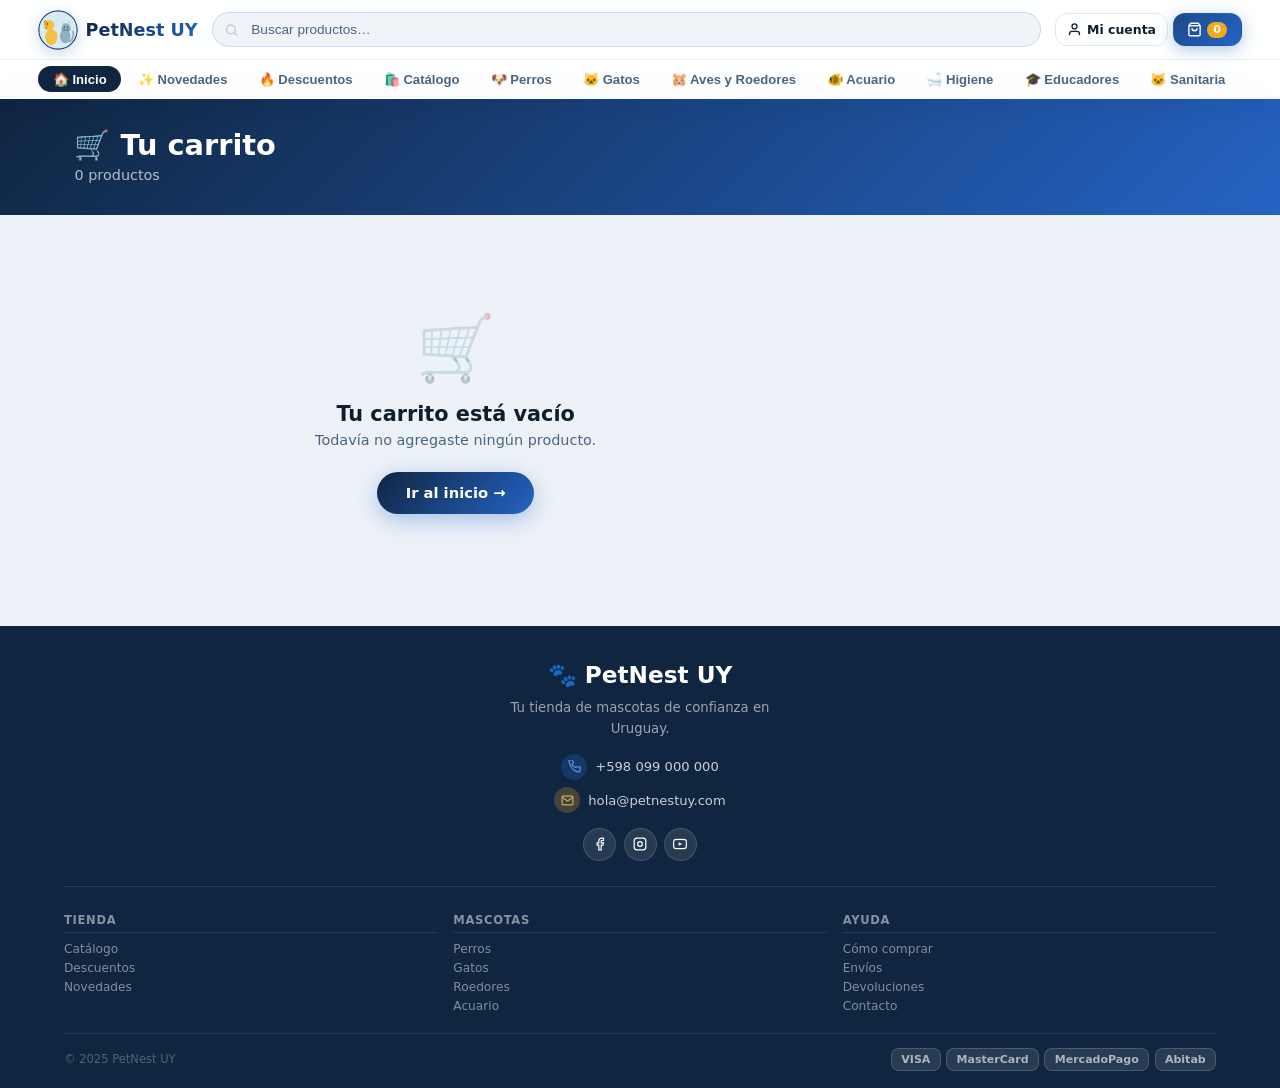
<file: web_mascota/frontend/cart.html>
<!DOCTYPE html>
<html lang="es">
<head>
<meta charset="UTF-8"><meta name="viewport" content="width=device-width,initial-scale=1">
<title>Tu Carrito de Compras — PetNest UY</title>
<meta name="description" content="Revisá los productos seleccionados y finalizá tu compra en PetNest UY. Envío gratis desde $1.000 UYU.">
<meta name="robots" content="noindex, nofollow">
<link rel="canonical" href="https://petnestuy.com/cart.html">
<meta property="og:type" content="website">
<meta property="og:url" content="https://petnestuy.com/cart.html">
<meta property="og:title" content="Tu Carrito de Compras — PetNest UY">
<meta property="og:description" content="Revisá los productos seleccionados y finalizá tu compra en PetNest UY.">
<meta property="og:image" content="https://petnestuy.com/assets/logo/logo.jpeg">
<style>
*{margin:0;padding:0;box-sizing:border-box}
html,body{scroll-behavior:smooth;overflow-x:hidden;background:#edf2f8;color:#0f1f2e;font-family:'Segoe UI',system-ui,sans-serif;min-height:100vh}
:root{--nv:#0f2540;--bl:#1a4a8a;--bl2:#2563c4;--gd:#f5a81c;--lg:#ffd166;--bg:#edf2f8;--tx:#0f1f2e;--mt:#4a6580;--card:rgba(255,255,255,.92);--R:20px;--r:12px}
::-webkit-scrollbar{width:5px}::-webkit-scrollbar-thumb{background:var(--bl2);border-radius:5px}

/* NAV */
header{position:fixed;top:0;left:0;right:0;width:100%;z-index:999;background:rgba(255,255,255,.95);backdrop-filter:blur(24px);border-bottom:1px solid rgba(255,255,255,.6);box-shadow:0 2px 24px rgba(15,37,64,.09)}
.htop{display:flex;align-items:center;gap:.5rem;padding:.6rem 3%;border-bottom:1px solid rgba(15,37,64,.06);width:100%}
.logo{display:flex;align-items:center;gap:.45rem;text-decoration:none;flex-shrink:0}
.logo-icon{width:40px;height:40px;border-radius:50%;overflow:hidden;flex-shrink:0;box-shadow:0 4px 14px rgba(26,74,138,.2);display:flex;align-items:center;justify-content:center}
.logo-icon svg{width:100%;height:100%;display:block}
.logo-name{font-size:1.1rem;font-weight:900;background:linear-gradient(135deg,#0f2540,#2563c4);-webkit-background-clip:text;-webkit-text-fill-color:transparent;white-space:nowrap}
.hsearch{flex:1;min-width:0;position:relative;margin:0 .4rem}
.hsearch input{width:100%;padding:.55rem .85rem .55rem 2.4rem;border-radius:100px;border:1.5px solid rgba(37,99,196,.18);background:rgba(237,242,248,.8);font-size:.85rem;color:var(--tx);outline:none;transition:.2s}
.hsearch input:focus{border-color:var(--bl2);background:#fff}
.hsearch input::placeholder{color:var(--mt)}
.hsearch-ico{position:absolute;left:.75rem;top:50%;transform:translateY(-50%);opacity:.4;pointer-events:none}
.hacts{display:flex;align-items:center;gap:.28rem;flex-shrink:0;margin-left:auto}
.hbtn{display:flex;align-items:center;gap:.3rem;padding:.48rem .7rem;border-radius:var(--r);border:1.5px solid rgba(15,37,64,.1);background:none;font-size:.78rem;font-weight:600;color:var(--tx);transition:.2s;white-space:nowrap;text-decoration:none;cursor:pointer}
.hbtn:hover{background:var(--bg)}
.hcart{background:linear-gradient(135deg,var(--bl),var(--bl2));color:#fff !important;border-color:transparent;box-shadow:0 4px 16px rgba(37,99,196,.35);padding:.48rem .85rem}
.hcart:hover{transform:translateY(-1px);box-shadow:0 8px 22px rgba(37,99,196,.45)}
.cn{background:var(--gd);color:#fff;border-radius:100px;padding:.1rem .38rem;font-size:.7rem;font-weight:800;min-width:17px;text-align:center}
.hnav{display:flex;align-items:center;gap:.15rem;padding:.35rem 3%;overflow-x:auto;-ms-overflow-style:none;scrollbar-width:none}
.hnav::-webkit-scrollbar{display:none}
.ncat{display:flex;align-items:center;gap:.28rem;padding:.36rem .9rem;border-radius:100px;border:none;background:none;font-size:.82rem;font-weight:600;color:var(--mt);transition:.2s;white-space:nowrap;text-decoration:none}
.ncat:hover,.ncat.on{background:var(--nv);color:#fff}

/* MAIN */
main{padding-top:96px}

/* CART HEADER */
.cart-page-hdr{background:linear-gradient(135deg,var(--nv),var(--bl2));padding:2rem 3%;color:#fff;margin-bottom:2rem}
.cart-page-hdr h1{font-size:clamp(1.35rem,3.5vw,1.8rem);font-weight:900;margin-bottom:.25rem;line-height:1.2}
.cart-page-hdr p{font-size:.9rem;opacity:.68}

/* LAYOUT */
.wrap{max-width:1240px;margin:0 auto;padding:0 3%}
.cart-layout{display:grid;grid-template-columns:1fr 340px;gap:1.8rem;align-items:start;padding-bottom:3rem}
@media(max-width:820px){.cart-layout{grid-template-columns:1fr}}

/* EMPTY */
.cart-empty{text-align:center;padding:4rem 1rem;color:var(--mt)}
.cart-empty .ei{font-size:4rem;display:block;margin-bottom:1rem;opacity:.35}
.cart-empty h2{font-size:1.3rem;font-weight:900;color:var(--tx);margin-bottom:.4rem}
.cart-empty p{font-size:.9rem;margin-bottom:1.5rem}
.btn-primary{display:inline-block;padding:.78rem 1.8rem;border-radius:100px;background:linear-gradient(135deg,var(--nv),var(--bl2));color:#fff;font-weight:800;font-size:.92rem;text-decoration:none;box-shadow:0 6px 22px rgba(37,99,196,.35);transition:.2s;border:none;cursor:pointer}
.btn-primary:hover{transform:translateY(-2px)}

/* ITEM */
.cart-item{background:var(--card);border-radius:var(--R);border:1px solid rgba(255,255,255,.75);box-shadow:0 4px 20px rgba(0,0,0,.07);padding:1rem 1.2rem;display:flex;align-items:center;gap:1rem;margin-bottom:.85rem;transition:box-shadow .2s}
.cart-item:hover{box-shadow:0 8px 30px rgba(0,0,0,.12)}
.ci-img{width:68px;height:68px;border-radius:var(--r);display:flex;align-items:center;justify-content:center;flex-shrink:0;overflow:hidden;position:relative}
/* Contener el SVG SIEMPRE dentro del cuadro */
.ci-img svg{position:absolute;inset:0;width:100% !important;height:100% !important;max-width:68px !important;max-height:68px !important;padding:8px}
.ci-info{flex:1;min-width:0}
.ci-cat{font-size:.65rem;color:var(--mt);font-weight:600;text-transform:uppercase;letter-spacing:.05em;margin-bottom:.15rem}
.ci-name{font-size:.9rem;font-weight:800;color:var(--tx);line-height:1.3;white-space:nowrap;overflow:hidden;text-overflow:ellipsis;margin-bottom:.2rem}
.ci-unit{font-size:.78rem;color:var(--mt)}
.ci-right{display:flex;flex-direction:column;align-items:flex-end;gap:.5rem;flex-shrink:0}
.ci-qty{display:flex;align-items:center;gap:.25rem;background:var(--bg);border-radius:100px;padding:.2rem .35rem}
.ci-qty button{width:28px;height:28px;border:none;background:none;cursor:pointer;border-radius:50%;font-size:1rem;font-weight:800;color:var(--tx);display:flex;align-items:center;justify-content:center;transition:.15s}
.ci-qty button:hover{background:rgba(37,99,196,.12);color:var(--bl2)}
.ci-qty span{font-size:.88rem;font-weight:800;min-width:22px;text-align:center}
.ci-sub{font-size:1rem;font-weight:900;color:var(--nv)}
.ci-del{width:28px;height:28px;border:none;background:none;cursor:pointer;border-radius:50%;display:flex;align-items:center;justify-content:center;opacity:.35;transition:.2s}
.ci-del:hover{background:rgba(231,76,60,.1);opacity:1}
.ci-del svg{width:14px;height:14px;stroke:#e74c3c;fill:none;stroke-width:2.5}

/* SUMMARY */
.summary-card{background:var(--card);border-radius:var(--R);border:1px solid rgba(255,255,255,.75);box-shadow:0 4px 20px rgba(0,0,0,.07);padding:1.4rem 1.5rem;position:sticky;top:calc(96px + 1rem)}
.sum-title{font-size:1.05rem;font-weight:900;color:var(--tx);margin-bottom:1.1rem}
.sum-row{display:flex;justify-content:space-between;align-items:center;font-size:.88rem;color:var(--mt);margin-bottom:.6rem}
.sum-row span:last-child{font-weight:700;color:var(--tx)}
.sum-row.free-ship span:last-child{color:#27ae60;font-weight:800}
.sum-div{height:1px;background:rgba(15,37,64,.08);margin:.85rem 0}
.sum-total{display:flex;justify-content:space-between;align-items:center;margin-bottom:1rem}
.sum-total span:first-child{font-size:1rem;font-weight:700;color:var(--tx)}
.sum-total span:last-child{font-size:1.35rem;font-weight:900;color:var(--nv)}

/* Barra envío gratis */
.fsb{margin-bottom:1.2rem}
.fsb-top{display:flex;justify-content:space-between;font-size:.74rem;font-weight:600;color:var(--mt);margin-bottom:.35rem}
.fsb-track{height:6px;background:rgba(15,37,64,.08);border-radius:100px;overflow:hidden}
.fsb-fill{height:100%;background:linear-gradient(90deg,var(--bl2),var(--gd));border-radius:100px;transition:width .5s ease;min-width:4px}

.btn-checkout{width:100%;padding:.82rem;border-radius:100px;border:none;background:linear-gradient(135deg,var(--nv),var(--bl2));color:#fff;font-weight:800;font-size:.93rem;cursor:pointer;display:flex;align-items:center;justify-content:center;gap:.5rem;box-shadow:0 6px 22px rgba(37,99,196,.35);transition:.2s;margin-bottom:.6rem;font-family:inherit}
.btn-checkout:hover{transform:translateY(-2px);box-shadow:0 10px 28px rgba(37,99,196,.45)}
.btn-keep{display:block;text-align:center;font-size:.82rem;font-weight:600;color:var(--mt);text-decoration:none;margin-bottom:.9rem;transition:.2s}
.btn-keep:hover{color:var(--bl2)}
.btn-clear{width:100%;padding:.5rem;border-radius:100px;border:1.5px solid rgba(15,37,64,.1);background:none;color:var(--mt);font-size:.8rem;font-weight:600;cursor:pointer;transition:.18s;font-family:inherit}
.btn-clear:hover{background:rgba(231,76,60,.06);border-color:rgba(231,76,60,.25);color:#e74c3c}

/* Métodos de pago */
.pay-box{margin-top:1rem;display:flex;align-items:center;gap:.5rem;flex-wrap:wrap}
.pay-lbl{font-size:.72rem;color:var(--mt);font-weight:600}
.pay-tag{background:rgba(15,37,64,.06);border:1px solid rgba(15,37,64,.1);padding:.22rem .55rem;border-radius:7px;font-size:.68rem;font-weight:700;color:var(--mt)}

/* FOOTER */
footer{background:var(--nv);color:#fff;padding:2.2rem 5% 1.1rem}
.ft-brand{text-align:center;padding-bottom:1.6rem;border-bottom:1px solid rgba(255,255,255,.1);margin-bottom:1.6rem}
.ft-logo{font-size:1.45rem;font-weight:900;margin-bottom:.5rem;display:flex;align-items:center;justify-content:center;gap:.4rem}
.ft-desc{font-size:.83rem;opacity:.58;line-height:1.6;max-width:280px;margin:0 auto .9rem}
.ft-contact{display:flex;flex-direction:column;align-items:center;gap:.45rem;margin-bottom:.9rem}
.ft-ci{display:flex;align-items:center;gap:.5rem;font-size:.82rem;opacity:.78}
.ft-ico{width:26px;height:26px;border-radius:50%;display:flex;align-items:center;justify-content:center;flex-shrink:0}
.ft-ico svg{width:13px;height:13px;fill:none;stroke-width:2.2}
.ft-social{display:flex;gap:.45rem;justify-content:center}
.ft-sb{width:33px;height:33px;border-radius:50%;background:rgba(255,255,255,.1);border:1px solid rgba(255,255,255,.14);display:flex;align-items:center;justify-content:center;cursor:pointer;transition:.2s}
.ft-sb svg{width:14px;height:14px;fill:none;stroke:#fff;stroke-width:2}
.ft-sb:hover{background:var(--gd);transform:scale(1.1)}
.ft-cols{display:grid;grid-template-columns:repeat(3,1fr);gap:.5rem 1rem;margin-bottom:1.3rem}
.ft-col h4{font-size:.72rem;font-weight:800;letter-spacing:.06em;text-transform:uppercase;color:rgba(255,255,255,.5);margin-bottom:.6rem;padding-bottom:.3rem;border-bottom:1px solid rgba(255,255,255,.1)}
.ft-col ul{list-style:none;display:flex;flex-direction:column;gap:.3rem}
.ft-col ul li{font-size:.76rem;opacity:.48;cursor:pointer;transition:.15s}
.ft-col ul li:hover{opacity:1}
.ft-bot{display:flex;align-items:center;justify-content:space-between;flex-wrap:wrap;gap:.5rem;padding-top:.85rem;border-top:1px solid rgba(255,255,255,.08)}
.ft-copy{font-size:.72rem;opacity:.28}
.ft-pays{display:flex;gap:.35rem;flex-wrap:wrap}
.ft-pay{background:rgba(255,255,255,.1);border:1px solid rgba(255,255,255,.16);padding:.24rem .58rem;border-radius:8px;font-size:.69rem;font-weight:700;color:rgba(255,255,255,.62)}

/* Toast */
.toast{position:fixed;bottom:1.5rem;right:1.5rem;background:var(--nv);color:#fff;padding:.7rem 1.2rem;border-radius:12px;font-size:.84rem;font-weight:600;box-shadow:0 8px 28px rgba(0,0,0,.22);z-index:2000;transform:translateY(80px);opacity:0;transition:.3s ease;border-left:4px solid #27ae60;pointer-events:none}
.toast.show{transform:translateY(0);opacity:1}

@media(max-width:600px){
  .cart-item{flex-wrap:wrap}
  .ci-right{flex-direction:row;align-items:center;width:100%;justify-content:space-between}
  .ft-cols{grid-template-columns:1fr 1fr}
  @media(max-width:480px){.ft-bot{flex-direction:column;align-items:center}}
}
</style>
</head>
<body>

<header>
  <div class="htop">
    <a class="logo" href="/index.html">
      <div class="logo-icon" id="hlogo"></div>
      <span class="logo-name">PetNest UY</span>
    </a>
    <div class="hsearch">
      <svg class="hsearch-ico" width="15" height="15" viewBox="0 0 24 24" fill="none" stroke="#888" stroke-width="2.2"><circle cx="11" cy="11" r="7"/><path d="m21 21-4.35-4.35"/></svg>
      <input type="search" placeholder="Buscar productos…" onkeydown="if(event.key==='Enter'&&this.value.trim())location.href='/catalog.html?search='+encodeURIComponent(this.value.trim())">
    </div>
    <div class="hacts">
      <a class="hbtn" href="/login.html">
        <svg width="15" height="15" viewBox="0 0 24 24" fill="none" stroke="currentColor" stroke-width="2"><path d="M20 21v-2a4 4 0 0 0-4-4H8a4 4 0 0 0-4 4v2"/><circle cx="12" cy="7" r="4"/></svg>
        <span id="usr-lbl">Mi cuenta</span>
      </a>
      <a class="hbtn hcart" href="/cart.html">
        <svg width="15" height="15" viewBox="0 0 24 24" fill="none" stroke="currentColor" stroke-width="2.2"><path d="M6 2 3 6v14a2 2 0 0 0 2 2h14a2 2 0 0 0 2-2V6l-3-4z"/><line x1="3" y1="6" x2="21" y2="6"/><path d="M16 10a4 4 0 0 1-8 0"/></svg>
        <span class="cn" id="ccount">0</span>
      </a>
    </div>
  </div>
  <nav class="hnav">
    <button class="ncat on"  onclick="goTo('home')">🏠 Inicio</button>
    <button class="ncat" onclick="goTo('cat','nuevo')">✨ Novedades</button>
    <button class="ncat" onclick="goTo('cat','descuentos')">🔥 Descuentos</button>
    <button class="ncat" onclick="goTo('cat','todos')">🛍️ Catálogo</button>
    <button class="ncat" onclick="goTo('cat','perros')">🐶 Perros</button>
    <button class="ncat" onclick="goTo('cat','gatos')">🐱 Gatos</button>
    <button class="ncat" onclick="goTo('cat','roedores')">🐹 Aves y Roedores</button>
    <button class="ncat" onclick="goTo('cat','acuario')">🐠 Acuario</button>
    <button class="ncat" onclick="goTo('cat','shampoo')">🛁 Higiene</button>
    <button class="ncat" onclick="goTo('cat','educadores')">🎓 Educadores</button>
    <button class="ncat" onclick="goTo('cat','sanitaria')">🐱 Sanitaria</button>
  </nav>
</header>

<main>
  <div class="cart-page-hdr">
    <div class="wrap">
      <h1>🛒 Tu carrito</h1>
      <p id="hdr-sub">Cargando…</p>
    </div>
  </div>

  <div class="wrap">
    <div class="cart-layout">
      <section id="items-col"></section>
      <aside id="summary-col" style="display:none">
        <div class="summary-card">
          <div class="sum-title">Resumen del pedido</div>
          <div class="sum-row"><span>Subtotal (<span id="s-count">0</span> prod.)</span><span id="s-sub">$0</span></div>
          <div class="sum-row free-ship"><span>Envío</span><span id="s-ship">—</span></div>
          <div class="sum-div"></div>
          <div class="sum-total"><span>Total</span><span id="s-total">$0</span></div>
          <div class="fsb">
            <div class="fsb-top"><span id="fsb-txt"></span><span id="fsb-pct"></span></div>
            <div class="fsb-track"><div class="fsb-fill" id="fsb-fill" style="width:0%"></div></div>
          </div>
          <button class="btn-checkout" onclick="checkout()">
            Finalizar compra
            <svg width="16" height="16" viewBox="0 0 24 24" fill="none" stroke="currentColor" stroke-width="2.5"><path d="M5 12h14M12 5l7 7-7 7"/></svg>
          </button>
          <a href="/catalog.html" class="btn-keep">← Seguir comprando</a>
          <button class="btn-clear" onclick="doClear()">Vaciar carrito</button>
        </div>
        <div class="pay-box">
          <span class="pay-lbl">Aceptamos</span>
          <span class="pay-tag">VISA</span>
          <span class="pay-tag">MasterCard</span>
          <span class="pay-tag">MercadoPago</span>
          <span class="pay-tag">Abitab</span>
        </div>
      </aside>
    </div>
  </div>
</main>

<div id="footer-wrap"></div>
<div class="toast" id="toast"></div>

<script>
function goTo(page, filter) {
  if (page === 'home') {
    location.href = '/index.html';
    return;
  }
  if (!filter || filter === 'todos') {
    location.href = '/catalog.html';
  } else if (filter === 'nuevo' || filter === 'descuentos') {
    location.href = `/catalog.html?tag=${filter}`;
  } else {
    location.href = `/catalog.html?category=${filter}`;
  }
}

const CART_KEY = 'petnest_cart';
const FREE_MIN = 1000;

const LOGO_SVG = `<svg viewBox="0 0 100 100" xmlns="http://www.w3.org/2000/svg"><circle cx="50" cy="50" r="48" fill="#d8eaf4" stroke="#1a4080" stroke-width="3"/><ellipse cx="33" cy="68" rx="15" ry="20" fill="#f5c040"/><circle cx="28" cy="38" r="13" fill="#f5c040"/><ellipse cx="20" cy="34" rx="5" ry="9" fill="#e8a820" transform="rotate(-20 20 34)"/><circle cx="24" cy="35" r="1.8" fill="#1a2b3c"/><ellipse cx="20" cy="45" rx="2" ry="1.2" fill="#1a2b3c"/><rect x="40" y="55" width="8" height="13" rx="4" fill="#f5c040"/><ellipse cx="68" cy="66" rx="13" ry="17" fill="#8fb0c0"/><circle cx="70" cy="44" r="11" fill="#8fb0c0"/><polygon points="63,37 60,27 67,34" fill="#8fb0c0"/><polygon points="77,37 80,27 73,34" fill="#8fb0c0"/><polygon points="63,36 61,28 67,33" fill="#c8dde8"/><polygon points="77,36 79,28 73,33" fill="#c8dde8"/><circle cx="74" cy="43" r="1.5" fill="#1a2b3c"/><circle cx="66" cy="43" r="1.5" fill="#1a2b3c"/><polygon points="70,47 68.5,49 71.5,49" fill="#d07080"/><line x1="71" y1="49" x2="82" y2="47" stroke="#1a2b3c" stroke-width=".8"/><line x1="71" y1="51" x2="82" y2="52" stroke="#1a2b3c" stroke-width=".8"/><line x1="69" y1="49" x2="58" y2="47" stroke="#1a2b3c" stroke-width=".8"/><line x1="69" y1="51" x2="58" y2="52" stroke="#1a2b3c" stroke-width=".8"/><path d="M79 79 Q93 68 87 54" stroke="#8fb0c0" stroke-width="4.5" fill="none" stroke-linecap="round"/></svg>`;

const BG = {perros:'linear-gradient(145deg,#fffae8,#ffeebb)',gatos:'linear-gradient(145deg,#e8f2ff,#c0d8f5)',roedores:'linear-gradient(145deg,#e8f8ef,#b8e8c8)',acuario:'linear-gradient(145deg,#e6f5ff,#b8dcf8)',sanitaria:'linear-gradient(145deg,#f5f0ff,#ddd0f8)',shampoo:'linear-gradient(145deg,#e8fff0,#b8f0d0)',educadores:'linear-gradient(145deg,#fff0e8,#f5d0b0)'};

const SVG_MAP = {
  perros:`<svg viewBox="0 0 80 80"><ellipse cx="40" cy="55" rx="20" ry="18" fill="#f5c040"/><circle cx="40" cy="30" r="17" fill="#f5c040"/><ellipse cx="28" cy="26" rx="7" ry="12" fill="#e8a820" transform="rotate(-15 28 26)"/><ellipse cx="52" cy="26" rx="7" ry="12" fill="#e8a820" transform="rotate(15 52 26)"/><circle cx="34" cy="29" r="2.5" fill="#1a2b3c"/><circle cx="46" cy="29" r="2.5" fill="#1a2b3c"/><ellipse cx="40" cy="35" rx="3.5" ry="2" fill="#c06840"/><path d="M58 60 Q68 65 64 54" stroke="#e8a820" stroke-width="4" fill="none" stroke-linecap="round"/></svg>`,
  gatos:`<svg viewBox="0 0 80 80"><ellipse cx="40" cy="55" rx="18" ry="17" fill="#8ab0c4"/><circle cx="40" cy="30" r="16" fill="#8ab0c4"/><polygon points="26,20 22,6 34,18" fill="#8ab0c4"/><polygon points="54,20 58,6 46,18" fill="#8ab0c4"/><polygon points="27,19 24,10 33,18" fill="#c8dde8"/><polygon points="53,19 56,10 47,18" fill="#c8dde8"/><circle cx="35" cy="28" r="2" fill="#0a1830"/><circle cx="45" cy="28" r="2" fill="#0a1830"/><polygon points="40,33 38,36 42,36" fill="#d07080"/><path d="M56 60 Q68 68 64 52" stroke="#8ab0c4" stroke-width="5" fill="none" stroke-linecap="round"/></svg>`,
  roedores:`<svg viewBox="0 0 80 80"><ellipse cx="40" cy="55" rx="16" ry="20" fill="#4aa870"/><circle cx="40" cy="28" r="14" fill="#4aa870"/><ellipse cx="40" cy="28" rx="9" ry="14" fill="#5bc080"/><circle cx="36" cy="25" r="2.5" fill="#0a1810"/><circle cx="44" cy="25" r="2.5" fill="#0a1810"/><polygon points="40,31 37,35 43,35" fill="#e8a820"/></svg>`,
  acuario:`<svg viewBox="0 0 80 80"><ellipse cx="38" cy="40" rx="22" ry="14" fill="#3a90d8"/><polygon points="60,40 72,28 72,52" fill="#2070b8"/><circle cx="22" cy="37" r="3.5" fill="#0a1830"/><circle cx="22.7" cy="36.5" r="1.1" fill="#fff"/></svg>`,
  sanitaria:`<svg viewBox="0 0 80 80"><ellipse cx="40" cy="55" rx="18" ry="17" fill="#b0a0d4"/><circle cx="40" cy="30" r="16" fill="#b0a0d4"/><polygon points="26,20 22,6 34,18" fill="#b0a0d4"/><polygon points="54,20 58,6 46,18" fill="#b0a0d4"/><circle cx="35" cy="28" r="2" fill="#1a0830"/><circle cx="45" cy="28" r="2" fill="#1a0830"/></svg>`,
  shampoo:`<svg viewBox="0 0 80 80"><rect x="28" y="20" width="24" height="36" rx="8" fill="#5bc0c0"/><rect x="34" y="14" width="12" height="8" rx="4" fill="#3a9090"/><circle cx="36" cy="36" r="3" fill="rgba(255,255,255,.4)"/><circle cx="44" cy="42" r="2" fill="rgba(255,255,255,.4)"/></svg>`,
  educadores:`<svg viewBox="0 0 80 80"><rect x="20" y="30" width="40" height="25" rx="8" fill="#f5c040"/><rect x="34" y="20" width="12" height="12" rx="4" fill="#e8a820"/><circle cx="30" cy="42" r="4" fill="#1a2b3c"/><circle cx="50" cy="42" r="4" fill="#1a2b3c"/></svg>`,
};

function getCart(){ return JSON.parse(localStorage.getItem(CART_KEY)||'[]'); }
function saveCart(c){ localStorage.setItem(CART_KEY,JSON.stringify(c)); }

function getTotal(){ return getCart().reduce((s,i)=>s+(i.price||i.pr)*i.qty,0); }
function getCount(){ return getCart().reduce((s,i)=>s+i.qty,0); }

function updateBadge(){
  document.getElementById('ccount').textContent = getCount();
}

function showToast(msg){
  const t = document.getElementById('toast');
  t.textContent = msg;
  t.classList.add('show');
  setTimeout(()=>t.classList.remove('show'),2800);
}

function getSvg(item){
  const cat = item.category||item.cat||'perros';
  return SVG_MAP[cat]||SVG_MAP.perros;
}
function getBg(item){
  const cat = item.category||item.cat||'perros';
  return BG[cat]||BG.perros;
}

function render(){
  const cart = getCart();
  const col  = document.getElementById('items-col');
  const sum  = document.getElementById('summary-col');
  updateBadge();

  document.getElementById('hdr-sub').textContent =
    cart.length ? `${getCount()} producto${getCount()!==1?'s':''}` : '0 productos';

  if(!cart.length){
    col.innerHTML=`<div class="cart-empty">
      <span class="ei">🛒</span>
      <h2>Tu carrito está vacío</h2>
      <p>Todavía no agregaste ningún producto.</p>
      <a href="/index.html" class="btn-primary">Ir al inicio →</a>
    </div>`;
    sum.style.display='none';
    return;
  }

  sum.style.display='block';
  col.innerHTML = cart.map(i=>{
    const nm    = i.name||i.nm;
    const pr    = i.price||i.pr;
    const cat   = i.category||i.cat||'';
    const svg   = getSvg(i);
    const bg    = getBg(i);
    return `<div class="cart-item" id="ci-${i.id}">
      <div class="ci-img" style="background:${bg}">${svg}</div>
      <div class="ci-info">
        <div class="ci-cat">${cat}</div>
        <div class="ci-name">${nm}</div>
        <div class="ci-unit">$${pr.toLocaleString('es-UY')} c/u</div>
      </div>
      <div class="ci-right">
        <div class="ci-qty">
          <button onclick="chQty(${i.id},-1)">−</button>
          <span id="qty-${i.id}">${i.qty}</span>
          <button onclick="chQty(${i.id},1)">+</button>
        </div>
        <div class="ci-sub" id="sub-${i.id}">$${(pr*i.qty).toLocaleString('es-UY')}</div>
        <button class="ci-del" onclick="delItem(${i.id})" title="Eliminar">
          <svg viewBox="0 0 24 24"><polyline points="3 6 5 6 21 6"/><path d="M19 6l-1 14a2 2 0 0 1-2 2H8a2 2 0 0 1-2-2L5 6"/><path d="M10 11v6M14 11v6"/></svg>
        </button>
      </div>
    </div>`;
  }).join('');

  renderSummary();
}

function renderSummary(){
  const sub  = getTotal();
  const cnt  = getCount();
  const ship = sub >= FREE_MIN ? 0 : 150;
  const tot  = sub + ship;
  const pct  = Math.min(100, Math.round(sub/FREE_MIN*100));

  document.getElementById('s-count').textContent = cnt;
  document.getElementById('s-sub').textContent   = `$${sub.toLocaleString('es-UY')}`;
  document.getElementById('s-total').textContent = `$${tot.toLocaleString('es-UY')}`;

  const shipEl = document.getElementById('s-ship');
  shipEl.textContent = ship===0 ? '✅ Gratis' : `$${ship.toLocaleString('es-UY')}`;
  shipEl.style.color = ship===0 ? '#27ae60' : 'inherit';

  document.getElementById('fsb-fill').style.width = pct+'%';
  document.getElementById('fsb-pct').textContent  = pct+'%';
  const fsbFill = document.getElementById('fsb-fill');
  if(sub >= FREE_MIN){
    document.getElementById('fsb-txt').textContent = '🎉 ¡Envío gratis aplicado!';
    fsbFill.style.background = '#27ae60';
  } else {
    document.getElementById('fsb-txt').textContent =
      `Faltan $${(FREE_MIN-sub).toLocaleString('es-UY')} para envío gratis`;
    fsbFill.style.background = 'linear-gradient(90deg,#2563c4,#f5a81c)';
  }
}

function chQty(id, delta){
  const cart = getCart();
  const item = cart.find(i=>i.id===id);
  if(!item) return;
  item.qty += delta;
  if(item.qty<=0){ saveCart(cart.filter(i=>i.id!==id)); document.getElementById(`ci-${id}`)?.remove(); }
  else {
    saveCart(cart);
    document.getElementById(`qty-${id}`).textContent = item.qty;
    const pr = item.price||item.pr;
    document.getElementById(`sub-${id}`).textContent = `$${(pr*item.qty).toLocaleString('es-UY')}`;
  }
  renderSummary();
  updateBadge();
  if(!getCart().length) render();
}

function delItem(id){
  saveCart(getCart().filter(i=>i.id!==id));
  document.getElementById(`ci-${id}`)?.remove();
  renderSummary();
  updateBadge();
  showToast('🗑️ Producto eliminado');
  if(!getCart().length) render();
}

function doClear(){
  if(!confirm('¿Vaciar el carrito?')) return;
  saveCart([]);
  render();
  showToast('🗑️ Carrito vaciado');
}

function checkout(){
  if(!getCart().length) return;
  alert('🎉 Próximamente: integración con MercadoPago.');
}

// Logo
document.getElementById('hlogo').innerHTML = LOGO_SVG;

// Sesión
const u = localStorage.getItem('petnest_user');
if(u){ try{ document.getElementById('usr-lbl').textContent = JSON.parse(u).name.split(' ')[0]; }catch(e){} }

// Footer
document.getElementById('footer-wrap').innerHTML = `<footer>
  <div class="ft-brand">
    <div class="ft-logo">🐾 PetNest UY</div>
    <p class="ft-desc">Tu tienda de mascotas de confianza en Uruguay.</p>
    <div class="ft-contact">
      <div class="ft-ci"><div class="ft-ico" style="background:rgba(37,99,196,.4)"><svg viewBox="0 0 24 24" stroke="#7ab4f5" fill="none" stroke-width="2.2"><path d="M22 16.92v3a2 2 0 0 1-2.18 2 19.79 19.79 0 0 1-8.63-3.07A19.5 19.5 0 0 1 4.72 9.79 19.79 19.79 0 0 1 1.7 1.22 2 2 0 0 1 3.68 0h3a2 2 0 0 1 2 1.72c.127.96.361 1.903.7 2.81a2 2 0 0 1-.45 2.11L7.91 7.91a16 16 0 0 0 6.08 6.08l1.01-1.02a2 2 0 0 1 2.11-.45c.907.339 1.85.573 2.81.7A2 2 0 0 1 22 16.92z"/></svg></div><span>+598 099 000 000</span></div>
      <div class="ft-ci"><div class="ft-ico" style="background:rgba(245,168,28,.3)"><svg viewBox="0 0 24 24" stroke="#ffd166" fill="none" stroke-width="2.2"><path d="M4 4h16c1.1 0 2 .9 2 2v12c0 1.1-.9 2-2 2H4c-1.1 0-2-.9-2-2V6c0-1.1.9-2 2-2z"/><polyline points="22,6 12,13 2,6"/></svg></div><span>hola@petnestuy.com</span></div>
    </div>
    <div class="ft-social">
      <div class="ft-sb"><svg viewBox="0 0 24 24"><path d="M18 2h-3a5 5 0 0 0-5 5v3H7v4h3v8h4v-8h3l1-4h-4V7a1 1 0 0 1 1-1h3z"/></svg></div>
      <div class="ft-sb"><svg viewBox="0 0 24 24"><rect x="2" y="2" width="20" height="20" rx="5"/><circle cx="12" cy="12" r="4"/></svg></div>
      <div class="ft-sb"><svg viewBox="0 0 24 24"><path d="M22.54 6.42a2.78 2.78 0 0 0-1.95-1.96C18.88 4 12 4 12 4s-6.88 0-8.59.46A2.78 2.78 0 0 0 1.46 6.42 29 29 0 0 0 1 12a29 29 0 0 0 .46 5.58A2.78 2.78 0 0 0 3.41 19.6C5.12 20 12 20 12 20s6.88 0 8.59-.46a2.78 2.78 0 0 0 1.96-1.96A29 29 0 0 0 23 12a29 29 0 0 0-.46-5.58z"/><polygon points="9.75,15.02 15.5,12 9.75,8.98" fill="#fff" stroke="none"/></svg></div>
    </div>
  </div>
  <div class="ft-cols">
    <div class="ft-col"><h4>Tienda</h4><ul>
      <li onclick="location.href='/catalog.html'">Catálogo</li>
      <li onclick="location.href='/catalog.html?tag=descuentos'">Descuentos</li>
      <li onclick="location.href='/catalog.html?tag=nuevo'">Novedades</li>
    </ul></div>
    <div class="ft-col"><h4>Mascotas</h4><ul>
      <li onclick="location.href='/catalog.html?category=perros'">Perros</li>
      <li onclick="location.href='/catalog.html?category=gatos'">Gatos</li>
      <li onclick="location.href='/catalog.html?category=roedores'">Roedores</li>
      <li onclick="location.href='/catalog.html?category=acuario'">Acuario</li>
    </ul></div>
    <div class="ft-col"><h4>Ayuda</h4><ul>
      <li>Cómo comprar</li><li>Envíos</li>
      <li>Devoluciones</li><li>Contacto</li>
    </ul></div>
  </div>
  <div class="ft-bot">
    <span class="ft-copy">© 2025 PetNest UY</span>
    <div class="ft-pays">
      <span class="ft-pay">VISA</span><span class="ft-pay">MasterCard</span>
      <span class="ft-pay">MercadoPago</span><span class="ft-pay">Abitab</span>
    </div>
  </div>
</footer>`;

render();
</script>
</body>
</html>
</file>
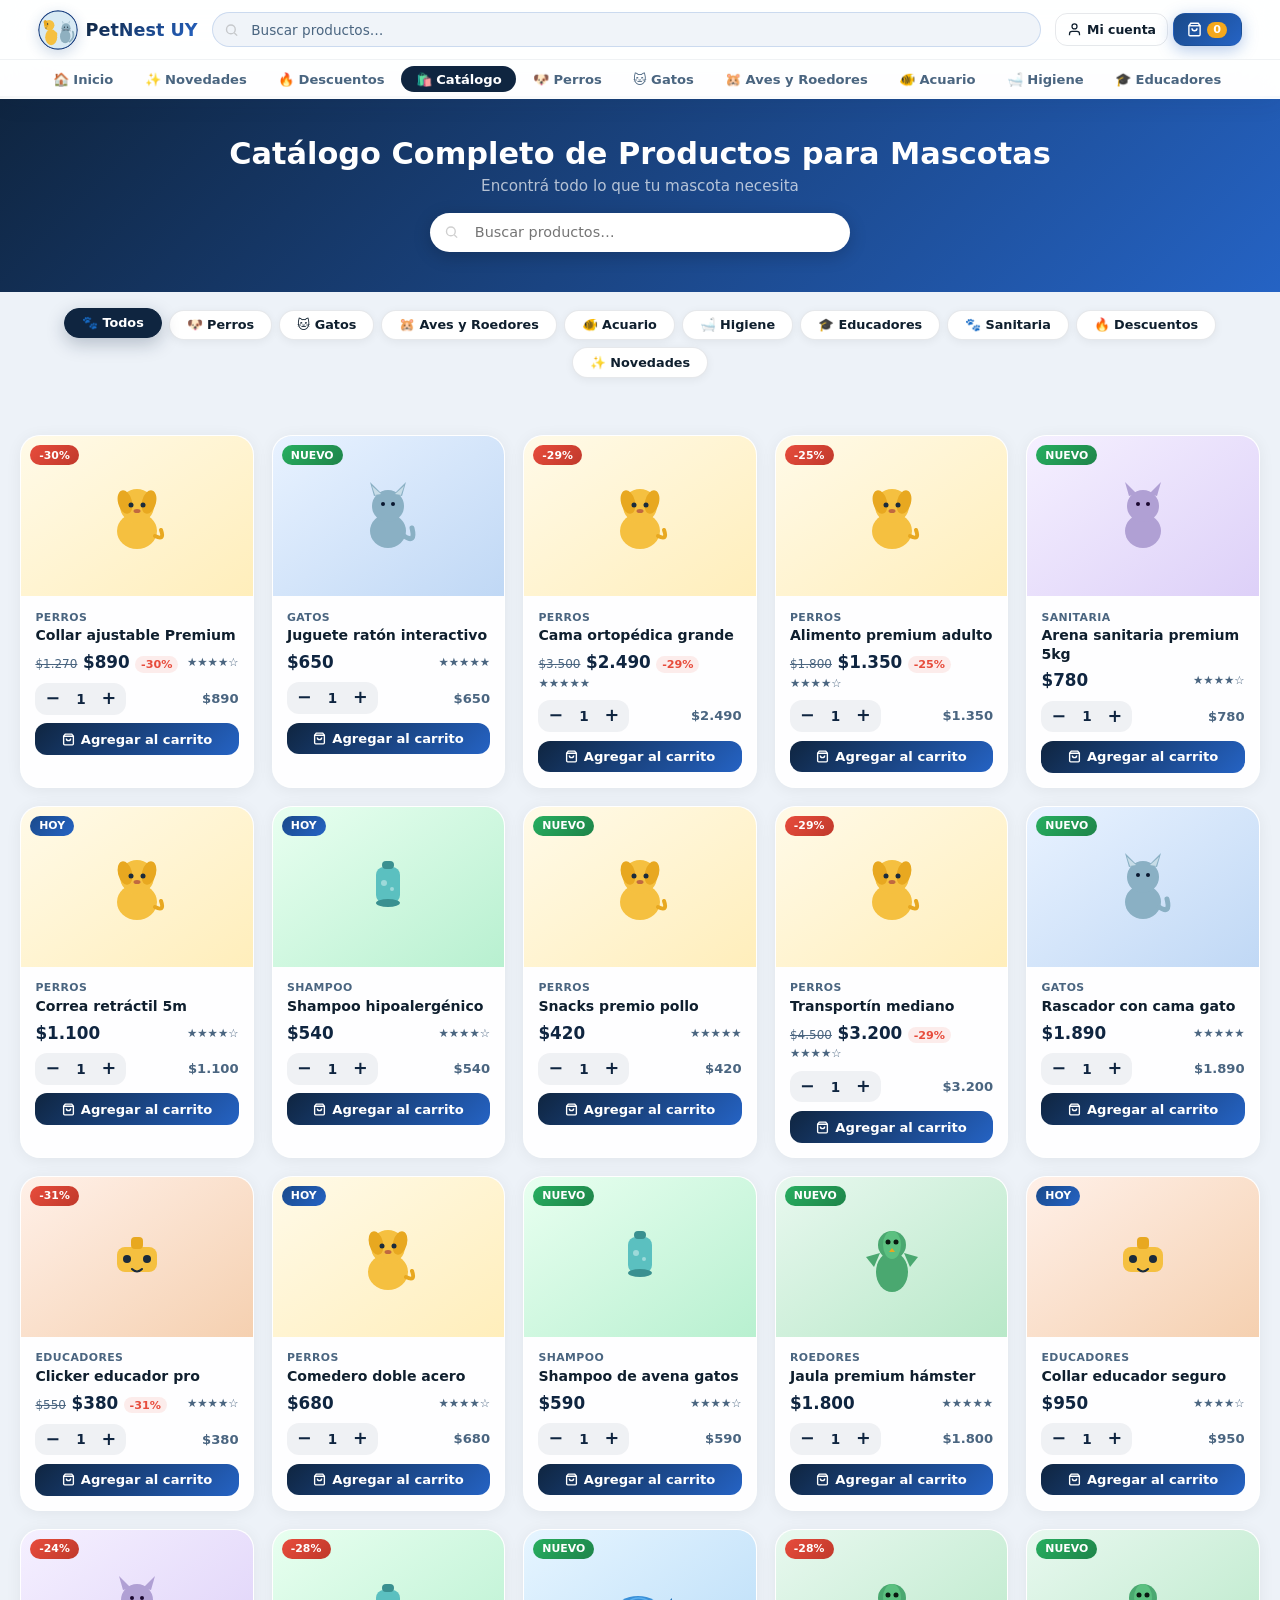
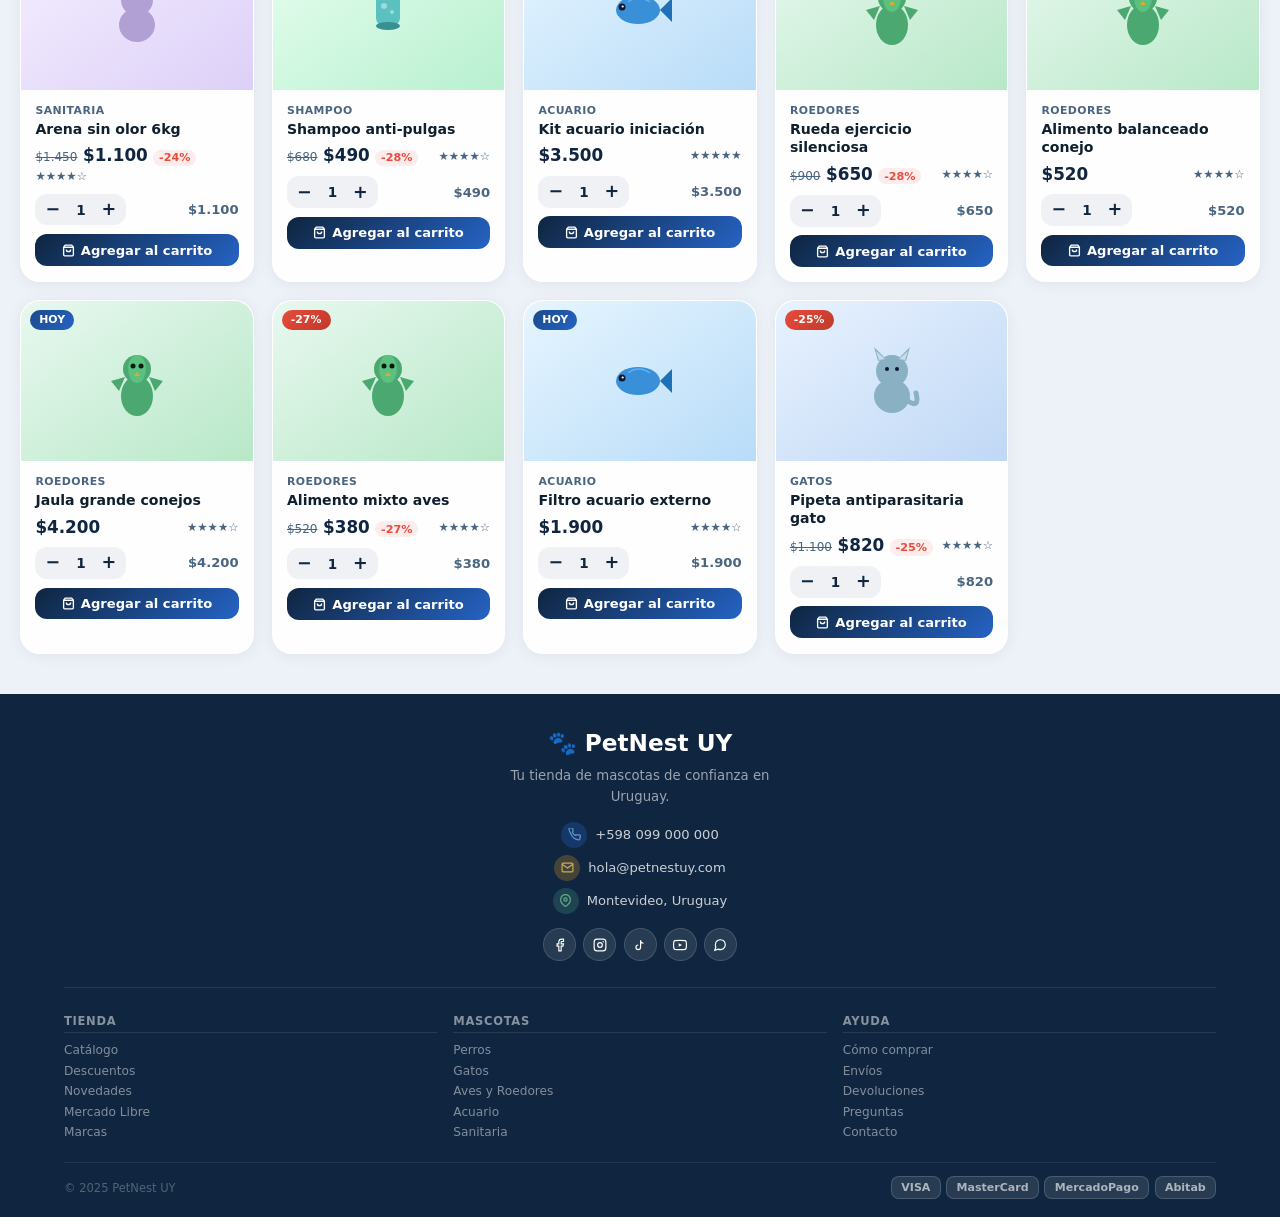
<file: web_mascota/frontend/catalog.html>
<!DOCTYPE html>
<html lang="es">
<head>
  <meta charset="UTF-8">
  <meta name="viewport" content="width=device-width, initial-scale=1">
  <title>Catálogo de Productos para Mascotas — PetNest UY</title>
  <meta name="description" content="Explorá nuestro catálogo completo de productos para mascotas en Uruguay. Alimentos, accesorios, higiene y más para perros, gatos, roedores y acuario.">
  <link rel="canonical" href="https://petnestuy.com/catalog.html">
  <meta property="og:type" content="website">
  <meta property="og:url" content="https://petnestuy.com/catalog.html">
  <meta property="og:title" content="Catálogo de Productos para Mascotas — PetNest UY">
  <meta property="og:description" content="Explorá nuestro catálogo completo de productos para mascotas en Uruguay. Alimentos, accesorios, higiene y más para perros, gatos, roedores y acuario.">
  <meta property="og:image" content="https://petnestuy.com/assets/logo/logo.jpeg">
  <meta name="twitter:card" content="summary_large_image">
  <meta name="twitter:title" content="Catálogo de Productos para Mascotas — PetNest UY">
  <meta name="twitter:description" content="Explorá nuestro catálogo completo de productos para mascotas en Uruguay.">
  <link rel="stylesheet" href="./css/variables.css">
  <link rel="stylesheet" href="./css/base.css">
  <link rel="stylesheet" href="./css/header.css">
  <link rel="stylesheet" href="./css/footer.css">
  <link rel="stylesheet" href="./css/catalog.css">
  <link rel="stylesheet" href="./css/components.css">
</head>
<body>

  <div id="main-header"></div>

  <main>
    <div class="chdr">
      <h1>Catálogo Completo de Productos para Mascotas</h1>
      <p>Encontrá todo lo que tu mascota necesita</p>
      <div class="csrch">
        <svg class="csrch-ico" width="15" height="15" viewBox="0 0 24 24" fill="none" stroke="#888" stroke-width="2.2">
          <circle cx="11" cy="11" r="7"/><path d="m21 21-4.35-4.35"/>
        </svg>
        <input type="search" id="cat-search" placeholder="Buscar productos…">
      </div>
    </div>

    <div class="fbar container" id="fbar">
      <button class="fb" data-filter="todos">🐾 Todos</button>
      <button class="fb" data-filter="perros" data-type="category">🐶 Perros</button>
      <button class="fb" data-filter="gatos" data-type="category">🐱 Gatos</button>
      <button class="fb" data-filter="roedores" data-type="category">🐹 Aves y Roedores</button>
      <button class="fb" data-filter="acuario" data-type="category">🐠 Acuario</button>
      <button class="fb" data-filter="shampoo" data-type="category">🛁 Higiene</button>
      <button class="fb" data-filter="educadores" data-type="category">🎓 Educadores</button>
      <button class="fb" data-filter="sanitaria" data-type="category">🐾 Sanitaria</button>
      <button class="fb" data-filter="descuentos" data-type="tag">🔥 Descuentos</button>
      <button class="fb" data-filter="nuevo" data-type="tag">✨ Novedades</button>
    </div>

    <div class="section container">
      <div class="pgrid" id="prod-grid"></div>
    </div>
  </main>

  <div id="main-footer"></div>

  <script type="module">
    import { renderHeader, renderFooter } from './js/main.js';
    import { loadProducts, getUrlParams } from './js/catalog.js';

    const { category, tag, search } = getUrlParams();

    // Determinar qué ítem del nav debe quedar activo según la URL
    const activePage = tag      ? tag
                     : category ? category
                     : 'catalog';

    renderHeader(activePage);
    renderFooter();

    // Activar filtro correspondiente según URL
    function activateFilter(value) {
      document.querySelectorAll('.fb').forEach(b => {
        b.classList.toggle('on', b.dataset.filter === value || (value === '' && b.dataset.filter === 'todos'));
      });
    }

    // Cargar productos según URL
    function loadFromUrl() {
      if (search)       { loadProducts({ search }, 'prod-grid'); activateFilter('todos'); }
      else if (tag)     { loadProducts({ tag },    'prod-grid'); activateFilter(tag); }
      else if (category){ loadProducts({ category },'prod-grid'); activateFilter(category); }
      else              { loadProducts({},          'prod-grid'); activateFilter('todos'); }
    }

    loadFromUrl();

    // Filtros
    document.querySelectorAll('.fb').forEach(btn => {
      btn.addEventListener('click', () => {
        document.querySelectorAll('.fb').forEach(b => b.classList.remove('on'));
        btn.classList.add('on');
        const f = btn.dataset.filter;
        const t = btn.dataset.type;
        if (f === 'todos') loadProducts({}, 'prod-grid');
        else if (t === 'tag')      loadProducts({ tag: f },      'prod-grid');
        else if (t === 'category') loadProducts({ category: f }, 'prod-grid');
      });
    });

    // Búsqueda
    const searchInput = document.getElementById('cat-search');
    if (search) searchInput.value = search;
    let searchTimer;
    searchInput.addEventListener('input', () => {
      clearTimeout(searchTimer);
      searchTimer = setTimeout(() => {
        const q = searchInput.value.trim();
        if (q.length > 1) loadProducts({ search: q }, 'prod-grid');
        else if (q === '') loadProducts({}, 'prod-grid');
      }, 350);
    });
  </script>
</body>
</html>
</file>
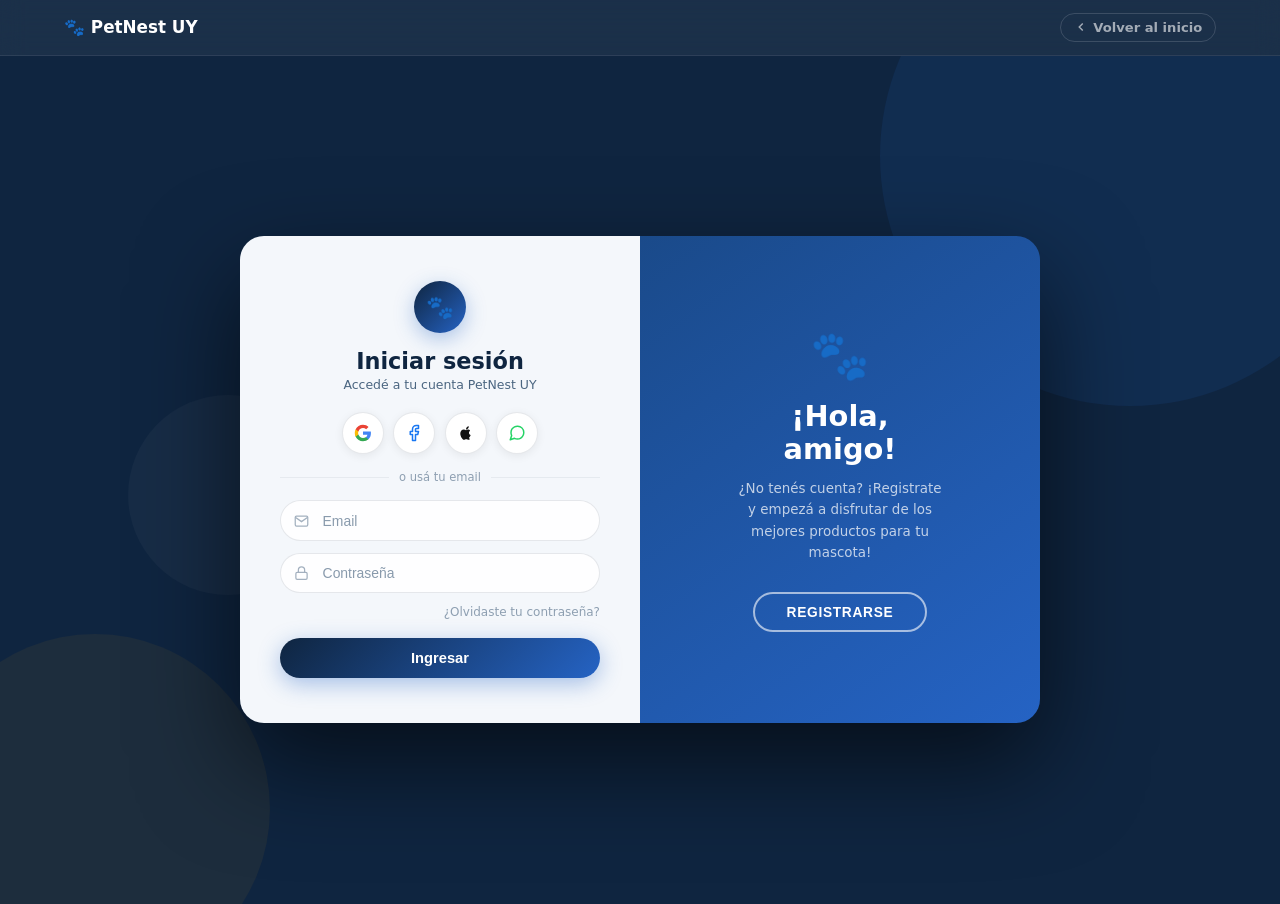
<file: web_mascota/frontend/login.html>
<!DOCTYPE html>
<html lang="es">
<head>
  <meta charset="UTF-8">
  <meta name="viewport" content="width=device-width, initial-scale=1">
  <title>Iniciar Sesión o Registrarse — PetNest UY</title>
  <meta name="description" content="Accedé a tu cuenta PetNest UY para gestionar tus pedidos y favoritos. ¿No tenés cuenta? Registrate gratis.">
  <meta name="robots" content="noindex, nofollow">
  <link rel="canonical" href="https://petnestuy.com/login.html">
  <meta property="og:type" content="website">
  <meta property="og:url" content="https://petnestuy.com/login.html">
  <meta property="og:title" content="Iniciar Sesión — PetNest UY">
  <meta property="og:description" content="Accedé a tu cuenta PetNest UY para gestionar tus pedidos y favoritos.">
  <meta property="og:image" content="https://petnestuy.com/assets/logo/logo.jpeg">
<style>
*{margin:0;padding:0;box-sizing:border-box}
html,body{font-family:'Segoe UI',system-ui,sans-serif;background:#0f2540;min-height:100vh;overflow-x:hidden}
:root{--nv:#0f2540;--bl:#1a4a8a;--bl2:#2563c4;--gd:#f5a81c;--lg:#ffd166;--tx:#0f1f2e;--mt:#4a6580;--R:20px;--r:12px}

/* ── HEADER MÍNIMO ── */
.topbar{display:flex;align-items:center;justify-content:space-between;padding:.8rem 5%;background:rgba(255,255,255,.05);backdrop-filter:blur(12px);border-bottom:1px solid rgba(255,255,255,.08)}
.tb-logo{display:flex;align-items:center;gap:.5rem;text-decoration:none;color:#fff;font-size:1.05rem;font-weight:900}
.tb-back{display:flex;align-items:center;gap:.35rem;color:rgba(255,255,255,.6);font-size:.82rem;font-weight:600;text-decoration:none;padding:.38rem .8rem;border-radius:100px;border:1px solid rgba(255,255,255,.15);transition:.2s}
.tb-back:hover{background:rgba(255,255,255,.1);color:#fff}
.tb-back svg{width:14px;height:14px;stroke:currentColor;fill:none;stroke-width:2.5}

/* ── FONDO ANIMADO ── */
.login-wrap{min-height:calc(100vh - 52px);display:flex;align-items:center;justify-content:center;padding:2rem 5%;position:relative;overflow:hidden}
.bg-circle{position:absolute;border-radius:50%;pointer-events:none}
.bg-circle:nth-child(1){width:500px;height:500px;background:rgba(37,99,196,.12);top:-150px;right:-100px}
.bg-circle:nth-child(2){width:350px;height:350px;background:rgba(245,168,28,.06);bottom:-80px;left:-80px}
.bg-circle:nth-child(3){width:200px;height:200px;background:rgba(255,255,255,.03);top:40%;left:10%}

/* ── CARD CONTENEDOR ── */
.auth-card{width:100%;max-width:800px;border-radius:24px;overflow:hidden;display:grid;grid-template-columns:1fr 1fr;box-shadow:0 40px 100px rgba(0,0,0,.6);position:relative;z-index:2;transition:all .6s cubic-bezier(.77,0,.175,1)}
.auth-card.reg-mode .form-side {transform:translateX(100%)}
.auth-card.reg-mode .panel-side{transform:translateX(-100%)}

/* ── LADO FORMULARIO ── */
.form-side{background:#f4f7fb;padding:2.8rem 2.5rem;display:flex;flex-direction:column;align-items:center;transition:transform .6s cubic-bezier(.77,0,.175,1);position:relative;z-index:2}

.form-logo{width:52px;height:52px;border-radius:50%;background:linear-gradient(135deg,var(--nv),var(--bl2));display:flex;align-items:center;justify-content:center;margin-bottom:.9rem;box-shadow:0 6px 20px rgba(37,99,196,.35);font-size:1.4rem}

.form-title{font-size:1.4rem;font-weight:900;color:var(--nv);margin-bottom:.18rem;text-align:center}
.form-sub{font-size:.78rem;color:var(--mt);margin-bottom:1.3rem;text-align:center}

/* Botones sociales — tamaño fijo */
.social-row{display:flex;gap:.6rem;margin-bottom:1rem}
.soc-btn{
  width:42px;height:42px;
  border-radius:50%;
  background:#fff;
  border:1.5px solid rgba(15,37,64,.1);
  display:flex;align-items:center;justify-content:center;
  cursor:pointer;
  transition:.2s;
  box-shadow:0 2px 10px rgba(0,0,0,.07);
  flex-shrink:0;
  overflow:hidden;
}
.soc-btn:hover{transform:translateY(-3px);box-shadow:0 6px 18px rgba(0,0,0,.15)}
/* SVG dentro del botón — siempre 18px */
.soc-btn svg{
  width:18px !important;
  height:18px !important;
  display:block;
  flex-shrink:0;
}

.sep{font-size:.72rem;color:var(--mt);margin-bottom:1rem;opacity:.6;display:flex;align-items:center;gap:.6rem;width:100%}
.sep::before,.sep::after{content:'';flex:1;height:1px;background:rgba(15,37,64,.1)}

/* Campos */
.extra-field{display:none;width:100%}
.field{width:100%;position:relative;margin-bottom:.75rem}
.field-ico{position:absolute;left:.88rem;top:50%;transform:translateY(-50%);width:15px;height:15px;stroke:var(--mt);fill:none;stroke-width:2;opacity:.5;pointer-events:none}
.field input{
  width:100%;
  padding:.7rem 1rem .7rem 2.6rem;
  border-radius:100px;
  border:1.5px solid rgba(15,37,64,.1);
  background:rgba(255,255,255,.85);
  font-size:.87rem;
  color:var(--tx);
  outline:none;
  transition:.2s;
}
.field input:focus{border-color:var(--bl2);background:#fff;box-shadow:0 0 0 4px rgba(37,99,196,.1)}
.field input::placeholder{color:var(--mt);opacity:.65}

.err-msg{width:100%;font-size:.78rem;color:#e74c3c;background:rgba(231,76,60,.07);border:1px solid rgba(231,76,60,.18);border-radius:var(--r);padding:.5rem .9rem;margin-bottom:.65rem;display:none;text-align:center}

.forgot{font-size:.75rem;color:var(--mt);cursor:pointer;align-self:flex-end;opacity:.6;margin-bottom:1.2rem;transition:.2s}
.forgot:hover{opacity:1;color:var(--bl2)}

.submit-btn{
  width:100%;padding:.75rem;
  border-radius:100px;border:none;
  background:linear-gradient(135deg,var(--nv),var(--bl2));
  color:#fff;font-weight:800;font-size:.92rem;
  cursor:pointer;
  box-shadow:0 6px 22px rgba(37,99,196,.38);
  transition:.2s;
}
.submit-btn:hover{transform:translateY(-2px);box-shadow:0 10px 28px rgba(37,99,196,.45)}
.submit-btn:disabled{opacity:.6;cursor:not-allowed;transform:none}

/* ── LADO PANEL AZUL ── */
.panel-side{
  background:linear-gradient(145deg,#1a4a8a,var(--bl2));
  padding:2.8rem 2.2rem;
  display:flex;flex-direction:column;align-items:center;justify-content:center;
  color:#fff;text-align:center;
  transition:transform .6s cubic-bezier(.77,0,.175,1);
  position:relative;z-index:1;
}
.panel-paw{font-size:3rem;margin-bottom:1rem;animation:pulse 3s ease-in-out infinite}
@keyframes pulse{0%,100%{transform:scale(1)}50%{transform:scale(1.1)}}
.panel-side h2{font-size:1.8rem;font-weight:900;line-height:1.15;margin-bottom:.7rem}
.panel-side p{font-size:.84rem;opacity:.72;line-height:1.6;max-width:210px;margin:0 auto 1.8rem}
.switch-btn{
  padding:.65rem 2rem;
  border-radius:100px;
  border:2px solid rgba(255,255,255,.6);
  background:transparent;color:#fff;
  font-weight:800;font-size:.86rem;
  cursor:pointer;letter-spacing:.05em;transition:.2s;
}
.switch-btn:hover{background:rgba(255,255,255,.15);border-color:#fff}

/* ── RESPONSIVE ── */
@media(max-width:580px){
  .auth-card{grid-template-columns:1fr}
  .panel-side{display:none}
  .form-side{padding:2.2rem 1.6rem}
  .auth-card.reg-mode .form-side{transform:none}
}
</style>
</head>
<body>

<!-- HEADER MÍNIMO -->
<div class="topbar">
  <a class="tb-logo" href="/index.html">🐾 PetNest UY</a>
  <a class="tb-back" href="/index.html">
    <svg viewBox="0 0 24 24"><polyline points="15 18 9 12 15 6"/></svg>
    Volver al inicio
  </a>
</div>

<!-- FONDO -->
<div class="login-wrap">
  <div class="bg-circle"></div>
  <div class="bg-circle"></div>
  <div class="bg-circle"></div>

  <div class="auth-card" id="authCard">

    <!-- FORMULARIO -->
    <div class="form-side">
      <div class="form-logo">🐾</div>
      <div class="form-title" id="formTitle">Iniciar sesión</div>
      <div class="form-sub">Accedé a tu cuenta PetNest UY</div>

      <!-- Sociales -->
      <div class="social-row">
        <button class="soc-btn" title="Google">
          <svg viewBox="0 0 24 24" fill="none">
            <path d="M22.56 12.25c0-.78-.07-1.53-.2-2.25H12v4.26h5.92c-.26 1.37-1.04 2.53-2.21 3.31v2.77h3.57c2.08-1.92 3.28-4.74 3.28-8.09z" fill="#4285F4"/>
            <path d="M12 23c2.97 0 5.46-.98 7.28-2.66l-3.57-2.77c-.98.66-2.23 1.06-3.71 1.06-2.86 0-5.29-1.93-6.16-4.53H2.18v2.84C3.99 20.53 7.7 23 12 23z" fill="#34A853"/>
            <path d="M5.84 14.09c-.22-.66-.35-1.36-.35-2.09s.13-1.43.35-2.09V7.07H2.18C1.43 8.55 1 10.22 1 12s.43 3.45 1.18 4.93l3.66-2.84z" fill="#FBBC05"/>
            <path d="M12 5.38c1.62 0 3.06.56 4.21 1.64l3.15-3.15C17.45 2.09 14.97 1 12 1 7.7 1 3.99 3.47 2.18 7.07l3.66 2.84c.87-2.6 3.3-4.53 6.16-4.53z" fill="#EA4335"/>
          </svg>
        </button>
        <button class="soc-btn" title="Facebook">
          <svg viewBox="0 0 24 24" fill="none" stroke="#1877F2" stroke-width="2" stroke-linecap="round" stroke-linejoin="round">
            <path d="M18 2h-3a5 5 0 0 0-5 5v3H7v4h3v8h4v-8h3l1-4h-4V7a1 1 0 0 1 1-1h3z"/>
          </svg>
        </button>
        <button class="soc-btn" title="Apple">
          <svg viewBox="0 0 24 24" fill="#111" stroke="none">
            <path d="M17.05 20.28c-.98.95-2.05.8-3.08.35-1.09-.46-2.09-.48-3.24 0-1.44.62-2.2.44-3.06-.35C2.79 15.25 3.51 7.7 9.05 7.42c1.28.07 2.18.75 2.94.8.94-.19 1.85-.89 2.86-.84 1.22.07 2.14.59 2.74 1.5-2.53 1.51-1.93 4.84.66 5.79-.5 1.34-1.16 2.66-2.2 3.61zM12.03 7.25c-.15-2.23 1.66-4.07 3.74-4.25.29 2.58-2.34 4.5-3.74 4.25z"/>
          </svg>
        </button>
        <button class="soc-btn" title="WhatsApp">
          <svg viewBox="0 0 24 24" fill="none" stroke="#25D366" stroke-width="2" stroke-linecap="round" stroke-linejoin="round">
            <path d="M21 11.5a8.38 8.38 0 0 1-.9 3.8 8.5 8.5 0 0 1-7.6 4.7 8.38 8.38 0 0 1-3.8-.9L3 21l1.9-5.7a8.38 8.38 0 0 1-.9-3.8 8.5 8.5 0 0 1 4.7-7.6 8.38 8.38 0 0 1 3.8-.9h.5a8.48 8.48 0 0 1 8 8v.5z"/>
          </svg>
        </button>
      </div>

      <div class="sep">o usá tu email</div>

      <p class="err-msg" id="errMsg"></p>

      <!-- Nombre (solo registro) -->
      <div class="extra-field" id="extraField">
        <div class="field">
          <svg class="field-ico" viewBox="0 0 24 24"><path d="M20 21v-2a4 4 0 0 0-4-4H8a4 4 0 0 0-4 4v2"/><circle cx="12" cy="7" r="4"/></svg>
          <input id="fName" type="text" placeholder="Nombre completo">
        </div>
      </div>

      <div class="field">
        <svg class="field-ico" viewBox="0 0 24 24"><path d="M4 4h16c1.1 0 2 .9 2 2v12c0 1.1-.9 2-2 2H4c-1.1 0-2-.9-2-2V6c0-1.1.9-2 2-2z"/><polyline points="22,6 12,13 2,6"/></svg>
        <input id="fEmail" type="email" placeholder="Email">
      </div>

      <div class="field">
        <svg class="field-ico" viewBox="0 0 24 24"><rect x="3" y="11" width="18" height="11" rx="2"/><path d="M7 11V7a5 5 0 0 1 10 0v4"/></svg>
        <input id="fPass" type="password" placeholder="Contraseña">
      </div>

      <div class="forgot" id="forgotLink">¿Olvidaste tu contraseña?</div>
      <button class="submit-btn" id="submitBtn">Ingresar</button>
    </div>

    <!-- PANEL AZUL -->
    <div class="panel-side">
      <div class="panel-paw">🐾</div>
      <h2 id="panelTitle">¡Hola,<br>amigo!</h2>
      <p id="panelText">¿No tenés cuenta? ¡Registrate y empezá a disfrutar de los mejores productos para tu mascota!</p>
      <button class="switch-btn" id="switchBtn" onclick="toggleMode()">REGISTRARSE</button>
    </div>

  </div>
</div>

<script>
const API = 'http://localhost:5000/api';
let isReg = false;

function toggleMode() {
  isReg = !isReg;
  document.getElementById('authCard').classList.toggle('reg-mode', isReg);
  document.getElementById('formTitle').textContent   = isReg ? 'Crear cuenta'     : 'Iniciar sesión';
  document.getElementById('extraField').style.display= isReg ? 'block'            : 'none';
  document.getElementById('forgotLink').style.display= isReg ? 'none'             : 'block';
  document.getElementById('submitBtn').textContent   = isReg ? 'Crear cuenta'     : 'Ingresar';
  document.getElementById('panelTitle').innerHTML    = isReg ? '¡Bienvenido<br>de vuelta!' : '¡Hola,<br>amigo!';
  document.getElementById('panelText').textContent   = isReg
    ? 'Ya tenés cuenta. Ingresá y accedé a tus pedidos y favoritos.'
    : '¿No tenés cuenta? ¡Registrate y empezá a disfrutar de los mejores productos!';
  document.getElementById('switchBtn').textContent   = isReg ? 'INICIAR SESIÓN'   : 'REGISTRARSE';
  clearErr();
}

function showErr(msg) {
  const e = document.getElementById('errMsg');
  e.textContent = msg;
  e.style.display = 'block';
}
function clearErr() {
  const e = document.getElementById('errMsg');
  e.textContent = '';
  e.style.display = 'none';
}

async function handleSubmit() {
  clearErr();
  const email = document.getElementById('fEmail').value.trim();
  const pass  = document.getElementById('fPass').value;
  const btn   = document.getElementById('submitBtn');

  if (!email || !pass) { showErr('Completá todos los campos.'); return; }

  btn.disabled = true;
  btn.textContent = '...';

  try {
    if (isReg) {
      const name = document.getElementById('fName').value.trim();
      if (!name) { showErr('Ingresá tu nombre.'); return; }
      const res  = await fetch(`${API}/auth/register`, {
        method: 'POST', headers: {'Content-Type':'application/json'},
        body: JSON.stringify({ name, email, password: pass })
      });
      const data = await res.json();
      if (!res.ok) throw new Error(data.error);
      // Registro ok → cambiar a login
      toggleMode();
      showErr('✅ Cuenta creada. Ahora iniciá sesión.');
      document.getElementById('errMsg').style.color = '#27ae60';
    } else {
      const res  = await fetch(`${API}/auth/login`, {
        method: 'POST', headers: {'Content-Type':'application/json'},
        body: JSON.stringify({ email, password: pass })
      });
      const data = await res.json();
      if (!res.ok) throw new Error(data.error);
      localStorage.setItem('petnest_user', JSON.stringify(data.user));
      window.location.href = '/index.html';
    }
  } catch(err) {
    showErr(err.message || 'Error de conexión.');
  } finally {
    btn.disabled = false;
    btn.textContent = isReg ? 'Crear cuenta' : 'Ingresar';
  }
}

document.getElementById('submitBtn').addEventListener('click', handleSubmit);
document.querySelectorAll('.field input').forEach(inp =>
  inp.addEventListener('keydown', e => { if (e.key === 'Enter') handleSubmit(); })
);
</script>
</body>
</html>
</file>
<file: web_mascota/frontend/css/base.css>
@import './variables.css';

*, *::before, *::after { margin: 0; padding: 0; box-sizing: border-box; }

html, body {
  font-family: var(--font);
  background: var(--bg);
  color: var(--tx);
  overflow-x: hidden;
  max-width: 100%;
  scroll-behavior: smooth;
}

body { min-height: 100vh; display: flex; flex-direction: column; }
main { flex: 1; padding-top: var(--header-h); }

/* Páginas SPA */
.pg{display:none;padding-top:96px;width:100%;overflow-x:hidden}
.pg.on{display:block}

a{text-decoration:none;color:inherit}
button{font-family:var(--font);cursor:pointer}
input,textarea{font-family:var(--font)}
img{max-width:100%;display:block}
ul{list-style:none}

::-webkit-scrollbar { width: 5px; }
::-webkit-scrollbar-thumb { background: var(--bl2); border-radius: 5px; }

/* Utilidades */
.hidden { display: none !important; }
.flex   { display: flex; }
.grid   { display: grid; }
.center { display: flex; align-items: center; justify-content: center; }

.container {
  width: 100%;
  max-width: 1240px;
  margin: 0 auto;
  padding: 0 3%;
}

.section { padding: 2.5rem 0; }

/* Botones globales */
.btn-primary {
  padding: .75rem 1.8rem;
  border-radius: var(--pill);
  border: none;
  background: linear-gradient(135deg, var(--nv), var(--bl2));
  color: #fff;
  font-weight: 800;
  font-size: .92rem;
  cursor: pointer;
  box-shadow: var(--shadow-blu);
  transition: var(--t);
  font-family: inherit;
}
.btn-primary:hover { transform: translateY(-2px); box-shadow: 0 10px 28px rgba(37,99,196,.45); }


/* Loading spinner */
.spinner {
  width: 36px; height: 36px;
  border: 3px solid rgba(37,99,196,.15);
  border-top-color: var(--bl2);
  border-radius: 50%;
  animation: spin .7s linear infinite;
  margin: 2rem auto;
}
@keyframes spin { to { transform: rotate(360deg); } }
</file>
<file: web_mascota/frontend/css/header.css>
@import './variables.css';

header {
  position: fixed;
  top: 0; left: 0; right: 0;
  width: 100%;
  z-index: 999;
  background: rgba(255,255,255,.95);
  backdrop-filter: blur(24px);
  border-bottom: 1px solid rgba(255,255,255,.6);
  box-shadow: 0 2px 24px rgba(15,37,64,.09);
  overflow: hidden;
}

/* Top row */
.htop {
  display: flex;
  align-items: center;
  gap: .5rem;
  padding: .6rem 3%;
  border-bottom: 1px solid rgba(15,37,64,.06);
  width: 100%;
  overflow: hidden;
}

/* Logo */
.logo {
  display: flex;
  align-items: center;
  gap: .45rem;
  flex-shrink: 0;
  cursor: pointer;
}
.logo-icon {
  width: 40px; height: 40px;
  border-radius: 50%;
  overflow: hidden;
  flex-shrink: 0;
  box-shadow: 0 4px 14px rgba(26,74,138,.2);
}
.logo-icon img, .logo-icon svg { width: 100%; height: 100%; }
.logo-name {
  font-size: 1.1rem;
  font-weight: 900;
  background: linear-gradient(135deg, #0f2540, #2563c4);
  -webkit-background-clip: text;
  -webkit-text-fill-color: transparent;
  white-space: nowrap;
}

/* Search */
.hsearch {
  flex: 1;
  min-width: 0;
  position: relative;
  margin: 0 .4rem;
}
.hsearch input {
  width: 100%;
  padding: .55rem .85rem .55rem 2.4rem;
  border-radius: 100px;
  border: 1.5px solid rgba(37,99,196,.18);
  background: rgba(237,242,248,.8);
  font-size: .85rem;
  color: var(--tx);
  outline: none;
  transition: var(--t);
}
.hsearch input:focus {
  border-color: var(--bl2);
  background: #fff;
  box-shadow: 0 0 0 4px rgba(37,99,196,.1);
}
.hsearch input::placeholder { color: var(--mt); }
.hsearch-ico {
  position: absolute;
  left: .75rem; top: 50%;
  transform: translateY(-50%);
  opacity: .4; pointer-events: none;
}

/* Actions */
.hacts {
  display: flex;
  align-items: center;
  gap: .28rem;
  flex-shrink: 0;
  margin-left: auto;
}
.hbtn {
  display: flex;
  align-items: center;
  gap: .3rem;
  padding: .48rem .7rem;
  border-radius: var(--r);
  border: 1.5px solid var(--border);
  background: none;
  font-size: .78rem;
  font-weight: 600;
  color: var(--tx);
  transition: var(--t);
  white-space: nowrap;
}
.hbtn:hover { background: var(--bg); }

.hcart {
  background: linear-gradient(135deg, var(--bl), var(--bl2));
  color: #fff;
  border-color: transparent;
  box-shadow: 0 4px 16px rgba(37,99,196,.35);
  padding: .48rem .85rem;
}
.hcart:hover { transform: translateY(-1px); box-shadow: 0 8px 22px rgba(37,99,196,.45); }

.cart-count {
  background: var(--gd);
  color: #fff;
  border-radius: 100px;
  padding: .1rem .38rem;
  font-size: .7rem;
  font-weight: 800;
  min-width: 17px;
  text-align: center;
}

/* Nav bar */
.hnav {
  display: flex;
  align-items: center;
  gap: .15rem;
  padding: .35rem 3%;
  overflow-x: auto;
  width: 100%;
  -webkit-overflow-scrolling: touch;
  -ms-overflow-style: none;
  scrollbar-width: none;
}
.hnav::-webkit-scrollbar { display: none; }

.ncat {
  display: flex;
  align-items: center;
  gap: .28rem;
  padding: .36rem .9rem;
  border-radius: 100px;
  border: none;
  background: none;
  font-size: .82rem;
  font-weight: 600;
  color: var(--mt);
  transition: var(--t);
  white-space: nowrap;
}
.ncat:hover, .ncat.active { background: var(--nv); color: #fff; }

@media (max-width: 480px) {
  .hbtn:not(.hcart) span { display: none; }
}
</file>
<file: web_mascota/frontend/css/home.css>
@import './variables.css';

/* ═══════════════════════════════════════
   HERO
═══════════════════════════════════════ */
.hero {
  background: linear-gradient(145deg, #06152a 0%, #0f2540 40%, #1a4080 75%, #2563c4 100%);
  min-height: 86vh;
  display: flex;
  align-items: center;
  position: relative;
  overflow: hidden;
  padding: 2rem 5%;
}

/* Fondo animado del hero */
.hbg {
  position: absolute;
  inset: 0;
  pointer-events: none;
  overflow: hidden;
}
.hbub {
  position: absolute;
  border-radius: 50%;
  background: rgba(255,255,255,.04);
  animation: rise linear infinite;
}
@keyframes rise {
  from { transform: translateY(110vh) scale(.7); opacity: 0; }
  5%   { opacity: 1; }
  to   { transform: translateY(-200px) scale(1.4); opacity: 0; }
}

/* Emojis flotantes de fondo */
.hpw {
  position: absolute;
  font-size: 16px;
  opacity: .12;
  animation: sway ease-in-out infinite;
  pointer-events: none;
}
@keyframes sway {
  0%,100% { transform: rotate(-12deg) translateY(0); }
  50%      { transform: rotate(12deg) translateY(-20px); }
}

/* Contenedor principal del hero */
.hero-wrap {
  position: relative;
  z-index: 2;
  max-width: 1200px;
  width: 100%;
  margin: 0 auto;
  display: grid;
  grid-template-columns: 1fr 1.1fr;
  gap: 3rem;
  align-items: center;
}

/* Texto del hero */
.htxt { color: #fff; }

.hbadge {
  display: inline-flex;
  align-items: center;
  gap: .35rem;
  background: rgba(245,168,28,.18);
  border: 1px solid rgba(245,168,28,.4);
  color: var(--lg);
  padding: .3rem .9rem;
  border-radius: var(--pill);
  font-size: .77rem;
  font-weight: 700;
  margin-bottom: 1rem;
}

.h1 {
  font-size: clamp(2.3rem, 4.5vw, 4rem);
  font-weight: 900;
  line-height: 1.08;
  letter-spacing: -1.5px;
  margin-bottom: 1rem;
}
.h1 em {
  font-style: normal;
  background: linear-gradient(90deg, #f5a81c, #ffd166);
  -webkit-background-clip: text;
  -webkit-text-fill-color: transparent;
}

.hsub {
  color: rgba(255,255,255,.68);
  font-size: 1rem;
  line-height: 1.65;
  max-width: 440px;
  margin-bottom: 1.8rem;
}

/* Botones del hero */
.hbtns {
  display: flex;
  gap: .65rem;
  flex-wrap: wrap;
}

.btn-gold {
  padding: .82rem 1.8rem;
  border-radius: var(--pill);
  border: none;
  cursor: pointer;
  background: linear-gradient(135deg, #f5a81c, #ffd166);
  color: #1a2b3c;
  font-weight: 800;
  font-size: .93rem;
  box-shadow: 0 8px 28px rgba(245,168,28,.45);
  transition: .25s;
  font-family: inherit;
}
.btn-gold:hover { transform: translateY(-3px); }

.btn-out {
  padding: .82rem 1.8rem;
  border-radius: var(--pill);
  cursor: pointer;
  background: rgba(255,255,255,.1);
  border: 1.5px solid rgba(255,255,255,.3);
  color: #fff;
  font-weight: 700;
  font-size: .93rem;
  transition: .2s;
  font-family: inherit;
}
.btn-out:hover { background: rgba(255,255,255,.2); }

/* Grid de animales */
.hanimals {
  display: grid;
  grid-template-columns: repeat(3, 1fr);
  grid-template-rows: repeat(2, 1fr);
  gap: 12px;
  padding: 1rem;
  perspective: 1000px;
}

.hac {
  background: rgba(255,255,255,.08);
  backdrop-filter: blur(14px);
  border: 1px solid rgba(255,255,255,.15);
  border-radius: var(--R);
  padding: 1rem .75rem;
  display: flex;
  flex-direction: column;
  align-items: center;
  gap: .4rem;
  cursor: pointer;
  transition: transform .35s cubic-bezier(.34,1.56,.64,1);
  animation: fin .6s ease forwards;
  opacity: 0;
}
@keyframes fin { to { opacity: 1; } }
.hac:hover { transform: translateY(-10px) scale(1.06); }
.hac svg   { width: 60px; height: 60px; }

.hac-lbl {
  color: #fff;
  font-size: .75rem;
  font-weight: 700;
  opacity: .85;
  text-align: center;
}
.hac-cnt {
  color: rgba(255,209,102,.85);
  font-size: .7rem;
  font-weight: 600;
}

/* ═══════════════════════════════════════
   CATEGORY GRID
═══════════════════════════════════════ */
.cc {
  background: var(--card);
  border-radius: var(--R);
  padding: 1.2rem .8rem;
  display: flex;
  flex-direction: column;
  align-items: center;
  gap: .55rem;
  cursor: pointer;
  border: 2px solid transparent;
  transition: transform .3s cubic-bezier(.34,1.56,.64,1), box-shadow .3s;
  box-shadow: 0 2px 16px rgba(0,0,0,.06);
}
.cc:hover {
  transform: translateY(-7px) scale(1.05);
  border-color: rgba(37,99,196,.25);
  box-shadow: 0 16px 40px rgba(0,0,0,.12);
}
.cc-ico {
  width: 66px; height: 66px;
  border-radius: 50%;
  display: flex;
  align-items: center;
  justify-content: center;
  overflow: hidden;
}
.cc-ico svg { width: 56px; height: 56px; }
.cc-name { font-size: .8rem;  font-weight: 800; color: var(--tx); text-align: center; }
.cc-sub  { font-size: .7rem; color: var(--mt); font-weight: 500; text-align: center; }

/* ═══════════════════════════════════════
   RESPONSIVE
═══════════════════════════════════════ */
@media (max-width: 768px) {
  .hero-wrap {
    grid-template-columns: 1fr;
    text-align: center;
  }
  .hsub   { margin: 0 auto 1.8rem; }
  .hbtns  { justify-content: center; }
  .hanimals {
    grid-template-columns: repeat(3, 1fr);
    grid-template-rows: repeat(2, 1fr);
  }
  .hac svg { width: 44px; height: 44px; }
}
</file>
<file: web_mascota/frontend/css/components.css>
@import './variables.css';

/* ═══════════════════════════════════════
   STRIP — barra animada de beneficios
═══════════════════════════════════════ */
.strip {
  background: linear-gradient(90deg, var(--nv), #1a4080, var(--bl2));
  padding: .42rem 0;
  overflow: hidden;
  position: relative;
}
.strip::before,
.strip::after {
  content: '';
  position: absolute;
  top: 0; bottom: 0;
  width: 60px;
  z-index: 2;
  pointer-events: none;
}
.strip::before { left:  0; background: linear-gradient(90deg,  #0f2540, transparent); }
.strip::after  { right: 0; background: linear-gradient(-90deg, #2563c4, transparent); }

.strip-track {
  display: flex;
  align-items: center;
  width: max-content;
  animation: ticker 20s linear infinite;
}
.strip-track:hover { animation-play-state: paused; }
@keyframes ticker {
  0%   { transform: translateX(0); }
  100% { transform: translateX(-50%); }
}
.si {
  display: flex;
  align-items: center;
  padding: 0 1.8rem;
  border-right: 1px solid rgba(255,255,255,.12);
  color: #fff;
  font-size: .78rem;
  font-weight: 600;
  white-space: nowrap;
  gap: .38rem;
}
.si-i {
  width: 20px; height: 20px;
  background: rgba(255,255,255,.12);
  border-radius: 50%;
  display: flex;
  align-items: center;
  justify-content: center;
  font-size: .72rem;
  flex-shrink: 0;
}

/* ═══════════════════════════════════════
   SECTION HELPERS
═══════════════════════════════════════ */
.sec { padding: 2.5rem 3%; max-width: 1240px; margin: 0 auto; }
.shdr { display: flex; align-items: center; justify-content: space-between; margin-bottom: 1.4rem; }
.stitle { font-size: 1.5rem; font-weight: 900; display: flex; align-items: center; gap: .45rem; }
.sdot {
  width: 10px; height: 10px;
  border-radius: 50%;
  background: linear-gradient(135deg, var(--gd), var(--lg));
  flex-shrink: 0;
}
.smore {
  border: none; background: none;
  color: var(--bl2); font-weight: 700; font-size: .85rem;
  cursor: pointer; padding: .35rem .7rem;
  border-radius: var(--r); transition: var(--t);
  text-decoration: none;
}
.smore:hover { background: rgba(37,99,196,.08); }

/* ═══════════════════════════════════════
   CATEGORY GRID (alias usado en index.html)
═══════════════════════════════════════ */
.catgrid {
  display: grid;
  grid-template-columns: repeat(auto-fill, minmax(130px, 1fr));
  gap: 1rem;
}

/* ═══════════════════════════════════════
   PRODUCT GRID
═══════════════════════════════════════ */
.pgrid {
  display: grid;
  grid-template-columns: repeat(auto-fill, minmax(210px, 1fr));
  gap: 1.1rem;
}
@media (max-width: 600px) {
  .pgrid { grid-template-columns: 1fr 1fr; gap: .65rem; }
}

/* ═══════════════════════════════════════
   PRODUCT CARD
═══════════════════════════════════════ */
.pc {
  background: var(--card);
  border-radius: var(--R);
  overflow: hidden;
  border: 1px solid rgba(255,255,255,.75);
  box-shadow: var(--shadow-sm);
  cursor: pointer;
  transition: transform var(--t-bounce), box-shadow .3s;
}
.pc:hover {
  transform: translateY(-10px) scale(1.02);
  box-shadow: 0 24px 55px rgba(0,0,0,.15);
}

.pci {
  height: 160px;
  display: flex;
  align-items: center;
  justify-content: center;
  position: relative;
  overflow: hidden;
}
.pci-bg { position: absolute; inset: 0; }
.pci svg {
  width: 80px; height: 80px;
  position: relative; z-index: 1;
  transition: transform .4s;
}
.pc:hover .pci svg { transform: scale(1.12) translateY(-4px); }

.badge {
  position: absolute;
  top: 9px; left: 9px;
  padding: .22rem .58rem;
  border-radius: var(--pill);
  font-size: .68rem;
  font-weight: 800;
  color: #fff;
  z-index: 2;
}
.bd { background: linear-gradient(135deg, #e74c3c, #c0392b); }
.bn { background: linear-gradient(135deg, #27ae60, #1e8449); }
.bb { background: linear-gradient(135deg, var(--bl), var(--bl2)); }

.pcb { padding: .9rem; }
@media (max-width: 600px) { .pcb { padding: .65rem; } }

.pcat {
  font-size: .68rem;
  color: var(--mt);
  font-weight: 600;
  margin-bottom: .18rem;
  text-transform: uppercase;
  letter-spacing: .04em;
}
.pnm {
  font-weight: 800;
  font-size: .88rem;
  line-height: 1.3;
  margin-bottom: .45rem;
}
@media (max-width: 600px) { .pnm { font-size: .8rem; } }

.prow {
  display: flex;
  align-items: center;
  justify-content: space-between;
  margin-bottom: .65rem;
  flex-wrap: wrap;
  gap: .2rem;
}
.prices { display: flex; align-items: baseline; gap: .35rem; flex-wrap: wrap; }
.pold   { font-size: .75rem; color: var(--mt); text-decoration: line-through; }
.pnew   { font-size: 1.05rem; font-weight: 900; color: var(--nv); }
@media (max-width: 600px) { .pnew { font-size: .95rem; } }
.pdisc {
  font-size: .7rem; font-weight: 800;
  color: #e74c3c;
  background: rgba(231,76,60,.1);
  padding: .1rem .36rem;
  border-radius: var(--pill);
}
.prat { font-size: .72rem; color: var(--mt); }

/* ═══════════════════════════════════════
   QUANTITY CONTROL
═══════════════════════════════════════ */
.card-qty {
  display: flex;
  align-items: center;
  justify-content: space-between;
  margin-bottom: .55rem;
}
.qty-ctrl {
  display: flex;
  align-items: center;
  gap: .25rem;
  background: rgba(15,37,64,.06);
  border-radius: var(--r);
  padding: .18rem .28rem;
}
.qty-ctrl button {
  width: 26px; height: 26px;
  border: none; background: none;
  cursor: pointer;
  font-size: 1.1rem; font-weight: 700;
  color: var(--nv);
  display: flex; align-items: center; justify-content: center;
  border-radius: 6px;
  transition: var(--t);
  line-height: 1;
}
.qty-ctrl button:hover { background: rgba(37,99,196,.15); }
.qty-val {
  min-width: 22px;
  text-align: center;
  font-weight: 800;
  font-size: .85rem;
  color: var(--nv);
}
.qty-total { font-size: .82rem; font-weight: 700; color: var(--mt); }

/* ═══════════════════════════════════════
   BOTÓN AGREGAR AL CARRITO
═══════════════════════════════════════ */
.padd {
  width: 100%;
  padding: .52rem;
  border-radius: var(--r);
  border: none;
  background: linear-gradient(135deg, var(--nv), var(--bl2));
  color: #fff;
  font-weight: 700;
  font-size: .82rem;
  cursor: pointer;
  transition: opacity .18s, transform .18s, background .35s, box-shadow .18s;
  display: flex;
  align-items: center;
  justify-content: center;
  gap: .38rem;
  font-family: inherit;
  overflow: hidden;
  position: relative;
}
.padd:hover {
  opacity: .92;
  transform: translateY(-1px);
  box-shadow: 0 6px 18px rgba(37,99,196,.38);
}
.padd:active { transform: scale(.96); }

/* Estado añadido */
.padd.added {
  background: linear-gradient(135deg, #27ae60, #1abc6f) !important;
  pointer-events: none;
  animation: padd-success .35s cubic-bezier(.36,.07,.19,.97) forwards;
}
@keyframes padd-success {
  0%   { transform: scale(1); }
  40%  { transform: scale(.93); }
  70%  { transform: scale(1.04); }
  100% { transform: scale(1); }
}

/* Ripple */
.padd-ripple {
  position: absolute;
  border-radius: 50%;
  background: rgba(255,255,255,.32);
  transform: scale(0);
  animation: padd-ripple .55s linear forwards;
  pointer-events: none;
}
@keyframes padd-ripple {
  to { transform: scale(2.8); opacity: 0; }
}

/* ═══════════════════════════════════════
   ANIMACIÓN: PARTÍCULA VUELA AL CARRITO
═══════════════════════════════════════ */
.cart-fly-particle {
  position: fixed;
  pointer-events: none;
  z-index: 9999;
  font-size: 1.05rem;
  line-height: 1;
  animation: fly-to-cart .65s cubic-bezier(.25,.46,.45,.94) forwards;
}
@keyframes fly-to-cart {
  0% {
    transform: translate(-50%, -50%) scale(1) rotate(0deg);
    opacity: 1;
  }
  45% {
    transform: translate(
      calc(-50% + calc(var(--dx) * .5)),
      calc(-50% + calc(var(--dy) * .5) - 60px)
    ) scale(.85) rotate(-15deg);
    opacity: 1;
  }
  100% {
    transform: translate(
      calc(-50% + var(--dx)),
      calc(-50% + var(--dy))
    ) scale(.1) rotate(20deg);
    opacity: 0;
  }
}

/* ═══════════════════════════════════════
   BOUNCE DEL ÍCONO DE CARRITO
═══════════════════════════════════════ */
.hcart.cart-bounce {
  animation: cart-pop .42s cubic-bezier(.36,.07,.19,.97);
}
@keyframes cart-pop {
  0%,100% { transform: scale(1) rotate(0deg); }
  25%     { transform: scale(1.4) rotate(-10deg); }
  55%     { transform: scale(.88) rotate(7deg); }
  80%     { transform: scale(1.12) rotate(-3deg); }
}

/* Badge bump */
.cart-count.bump {
  animation: badge-bump .38s cubic-bezier(.36,.07,.19,.97);
}
@keyframes badge-bump {
  0%,100% { transform: scale(1); }
  50%     { transform: scale(1.7); background: var(--gd); color: var(--nv); }
}

/* ═══════════════════════════════════════
   ETIQUETA FLOTANTE "AGREGADO"
═══════════════════════════════════════ */
.add-label {
  position: fixed;
  z-index: 9999;
  pointer-events: none;
  display: flex;
  align-items: center;
  gap: .4rem;
  padding: .42rem .85rem;
  border-radius: 100px;
  background: linear-gradient(135deg, #27ae60, #1abc6f);
  color: #fff;
  font-size: .8rem;
  font-weight: 800;
  font-family: 'Segoe UI', system-ui, sans-serif;
  white-space: nowrap;
  box-shadow: 0 6px 20px rgba(39,174,96,.45);
  animation: add-label-pop .9s cubic-bezier(.22,.61,.36,1) forwards;
  transform-origin: center bottom;
}
.add-label svg {
  flex-shrink: 0;
}
@keyframes add-label-pop {
  0%   { opacity: 0;   transform: translateY(0)   scale(.6); }
  18%  { opacity: 1;   transform: translateY(-14px) scale(1.08); }
  35%  { opacity: 1;   transform: translateY(-22px) scale(1); }
  70%  { opacity: 1;   transform: translateY(-34px) scale(1); }
  100% { opacity: 0;   transform: translateY(-52px) scale(.85); }
}

@media (max-width: 600px) { .padd { font-size: .76rem; padding: .46rem; } }

/* ═══════════════════════════════════════
   TOAST NOTIFICACIÓN
═══════════════════════════════════════ */
#toast {
  position: fixed;
  bottom: 2rem;
  left: 50%;
  transform: translateX(-50%) translateY(calc(100% + 3rem));
  background: var(--nv);
  color: #fff;
  padding: .75rem 1.4rem;
  border-radius: var(--pill);
  font-size: .88rem;
  font-weight: 700;
  z-index: 9999;
  display: flex;
  align-items: center;
  gap: .55rem;
  box-shadow: 0 8px 36px rgba(0,0,0,.3);
  white-space: nowrap;
  opacity: 0;
  transition: transform .45s cubic-bezier(.34,1.56,.64,1), opacity .3s ease;
  pointer-events: none;
}
#toast.show {
  transform: translateX(-50%) translateY(0);
  opacity: 1;
}
#toast .t-check {
  width: 26px; height: 26px;
  border-radius: 50%;
  background: linear-gradient(135deg, #27ae60, #1e8449);
  display: flex;
  align-items: center;
  justify-content: center;
  font-size: .85rem;
  flex-shrink: 0;
}
#toast.show .t-check {
  animation: pop .4s cubic-bezier(.34,1.56,.64,1) both;
}
@keyframes pop {
  from { transform: scale(0); opacity: 0; }
  60%  { transform: scale(1.2); }
  to   { transform: scale(1); opacity: 1; }
}

/* ═══════════════════════════════════════
   DELIVERY BANNER
═══════════════════════════════════════ */
.dbanner {
  background: linear-gradient(135deg, #fffdf5, #fff9e6);
  border: 2px solid rgba(245,168,28,.2);
  border-radius: var(--R);
  padding: 1.8rem 2.5rem;
  display: flex;
  align-items: center;
  gap: 2rem;
  flex-wrap: wrap;
  width: 100%;
}
.da {
  font-size: 3.2rem;
  animation: ride 2s ease-in-out infinite;
  flex-shrink: 0;
}
@keyframes ride {
  0%,100% { transform: translateX(0) rotate(-5deg); }
  50%      { transform: translateX(18px) rotate(5deg); }
}
.dt h2 { font-size: 1.5rem; font-weight: 900; color: var(--nv); margin-bottom: .28rem; }
.dt p  { color: var(--mt); font-size: .9rem; line-height: 1.55; }
.dbtn {
  margin-left: auto;
  background: linear-gradient(135deg, var(--gd), var(--lg));
  color: #1a2b3c;
  padding: .7rem 1.7rem;
  border-radius: var(--pill);
  font-weight: 800;
  font-size: .93rem;
  border: none;
  cursor: pointer;
  box-shadow: 0 8px 24px rgba(245,168,28,.35);
  flex-shrink: 0;
  transition: var(--t);
}
.dbtn:hover { transform: translateY(-2px); }

@media (max-width: 768px) {
  .dbanner { flex-direction: column; text-align: center; }
  .dbtn    { margin: 0 auto; }
}

/* ═══════════════════════════════════════
   NO RESULTS
═══════════════════════════════════════ */
.no-results {
  grid-column: 1 / -1;
  text-align: center;
  padding: 3rem 1rem;
  color: var(--mt);
  font-size: .95rem;
}
</file>
<file: web_mascota/frontend/css/catalog.css>
@import './variables.css';

/* ═══════════════════════════════════════
   CATALOG HEADER
═══════════════════════════════════════ */
.chdr {
  background: linear-gradient(135deg, var(--nv), var(--bl2));
  padding: 2.5rem 5%;
  color: #fff;
  text-align: center;
}
.chdr h1 {
  font-size: clamp(1.35rem, 3.5vw, 1.9rem);
  font-weight: 900;
  margin-bottom: .3rem;
  line-height: 1.2;
}
.chdr p {
  opacity: .68;
  font-size: .95rem;
  margin-bottom: 1.1rem;
}

/* Search dentro del header */
.csrch {
  max-width: 420px;
  margin: 0 auto;
  position: relative;
}
.csrch-ico {
  position: absolute;
  left: .9rem;
  top: 50%;
  transform: translateY(-50%);
  opacity: .4;
  pointer-events: none;
}
.csrch input {
  width: 100%;
  padding: .72rem 1.2rem .72rem 2.8rem;
  border-radius: var(--pill);
  border: none;
  font-size: .9rem;
  color: var(--tx);
  outline: none;
  box-shadow: 0 4px 18px rgba(0,0,0,.2);
  transition: var(--t);
}
.csrch input:focus { box-shadow: 0 4px 24px rgba(0,0,0,.3); }

/* ═══════════════════════════════════════
   FILTER BAR
═══════════════════════════════════════ */
.fbar {
  display: flex;
  gap: .45rem;
  flex-wrap: wrap;
  padding: 1.1rem 3%;
  justify-content: center;
}

.fb {
  padding: .42rem 1.05rem;
  border-radius: var(--pill);
  background: #fff;
  border: 1.5px solid rgba(15,37,64,.1);
  font-weight: 700;
  font-size: .8rem;
  cursor: pointer;
  display: flex;
  align-items: center;
  gap: .25rem;
  box-shadow: 0 2px 10px rgba(0,0,0,.06);
  transition: var(--t);
  color: var(--tx);
  white-space: nowrap;
}
.fb:hover,
.fb.on {
  background: var(--nv);
  color: #fff;
  border-color: var(--nv);
  box-shadow: 0 6px 18px rgba(15,37,64,.25);
  transform: translateY(-2px);
}

/* ═══════════════════════════════════════
   RESULTS COUNTER
═══════════════════════════════════════ */
.results-count {
  font-size: .82rem;
  color: var(--mt);
  margin-bottom: .8rem;
  font-weight: 600;
}

/* ═══════════════════════════════════════
   EMPTY STATE
═══════════════════════════════════════ */
.empty-state {
  grid-column: 1 / -1;
  text-align: center;
  padding: 4rem 1rem;
}
.empty-state .empty-ico {
  font-size: 3.5rem;
  margin-bottom: .8rem;
  display: block;
  opacity: .4;
}
.empty-state p {
  color: var(--mt);
  font-size: .95rem;
}
.empty-state a {
  display: inline-block;
  margin-top: 1rem;
  color: var(--bl2);
  font-weight: 700;
  text-decoration: none;
}
.empty-state a:hover { text-decoration: underline; }

/* ═══════════════════════════════════════
   RESPONSIVE
═══════════════════════════════════════ */
@media (max-width: 480px) {
  .fbar  { gap: .35rem; padding: .8rem 3%; }
  .fb    { font-size: .74rem; padding: .36rem .75rem; }
  .chdr  { padding: 1.8rem 5%; }
}
</file>
<file: web_mascota/frontend/css/footer.css>
@import './variables.css';

footer {
  background: var(--nv);
  color: #fff;
  padding: 2.2rem 5% 1.1rem;
}

.ft-brand {
  text-align: center;
  padding-bottom: 1.6rem;
  border-bottom: 1px solid rgba(255,255,255,.1);
  margin-bottom: 1.6rem;
}
.ft-logo {
  font-size: 1.45rem;
  font-weight: 900;
  margin-bottom: .5rem;
  display: flex;
  align-items: center;
  justify-content: center;
  gap: .4rem;
}
.ft-desc {
  font-size: .83rem;
  opacity: .58;
  line-height: 1.6;
  max-width: 280px;
  margin: 0 auto .9rem;
}
.ft-contact {
  display: flex;
  flex-direction: column;
  align-items: center;
  gap: .45rem;
  margin-bottom: .9rem;
}
.ft-ci {
  display: flex;
  align-items: center;
  gap: .5rem;
  font-size: .82rem;
  opacity: .78;
}
.ft-ico {
  width: 26px; height: 26px;
  border-radius: 50%;
  display: flex;
  align-items: center;
  justify-content: center;
  flex-shrink: 0;
}
.ft-ico svg { width: 13px; height: 13px; fill: none; stroke-width: 2.2; }

.ft-social {
  display: flex;
  gap: .45rem;
  justify-content: center;
}
.ft-sb {
  width: 33px; height: 33px;
  border-radius: 50%;
  background: rgba(255,255,255,.1);
  border: 1px solid rgba(255,255,255,.14);
  display: flex;
  align-items: center;
  justify-content: center;
  cursor: pointer;
  transition: var(--t);
}
.ft-sb svg { width: 14px; height: 14px; fill: none; stroke: #fff; stroke-width: 2; }
.ft-sb:hover { background: var(--gd); border-color: var(--gd); transform: scale(1.1); }

.ft-cols {
  display: grid;
  grid-template-columns: repeat(3, 1fr);
  gap: .5rem 1rem;
  margin-bottom: 1.3rem;
}
.ft-col h4 {
  font-size: .72rem;
  font-weight: 800;
  letter-spacing: .06em;
  text-transform: uppercase;
  color: rgba(255,255,255,.5);
  margin-bottom: .6rem;
  padding-bottom: .3rem;
  border-bottom: 1px solid rgba(255,255,255,.1);
}
.ft-col ul { display: flex; flex-direction: column; gap: .3rem; }
.ft-col ul li {
  font-size: .76rem;
  opacity: .48;
  cursor: pointer;
  transition: var(--t);
  line-height: 1.3;
}
.ft-col ul li:hover { opacity: 1; }

.ft-bot {
  display: flex;
  align-items: center;
  justify-content: space-between;
  flex-wrap: wrap;
  gap: .5rem;
  padding-top: .85rem;
  border-top: 1px solid rgba(255,255,255,.08);
}
.ft-copy { font-size: .72rem; opacity: .28; white-space: nowrap; }

.ft-pays { display: flex; gap: .35rem; flex-wrap: wrap; }
.ft-pay {
  background: rgba(255,255,255,.1);
  border: 1px solid rgba(255,255,255,.16);
  padding: .24rem .58rem;
  border-radius: 8px;
  font-size: .69rem;
  font-weight: 700;
  color: rgba(255,255,255,.62);
}

@media (max-width: 480px) {
  .ft-bot { flex-direction: column; align-items: center; gap: .5rem; }
  .ft-pays { justify-content: center; }
}
</file>
<file: web_mascota/frontend/css/variables.css>
/* ═══════════════════════════════════════
   PetNest UY — Variables globales
   Importar este archivo en TODOS los CSS
═══════════════════════════════════════ */

:root {
  /* Colores principales */
  --nv:      #0f2540;
  --bl:      #1a4a8a;
  --bl2:     #2563c4;
  --gd:      #f5a81c;
  --lg:      #ffd166;

  /* Fondos */
  --bg:      #edf2f8;
  --wh:      #ffffff;
  --card:    rgba(255, 255, 255, 0.92);

  /* Texto */
  --tx:      #0f1f2e;
  --mt:      #4a6580;

  /* Bordes */
  --border:  rgba(15, 37, 64, 0.1);

  /* Radios */
  --R:       20px;
  --r:       12px;
  --pill:    100px;

  /* Sombras */
  --shadow-sm:  0 2px 16px rgba(0, 0, 0, 0.06);
  --shadow-md:  0 4px 24px rgba(0, 0, 0, 0.09);
  --shadow-lg:  0 12px 40px rgba(0, 0, 0, 0.14);
  --shadow-blu: 0 6px 22px rgba(37, 99, 196, 0.35);

  /* Tipografía */
  --font: 'Segoe UI', system-ui, -apple-system, sans-serif;

  /* Transiciones */
  --t: 0.22s ease;
  --t-bounce: 0.35s cubic-bezier(0.34, 1.56, 0.64, 1);

  --pill:    100px;

  /* Header height */
  --header-h: 96px;
}
</file>
